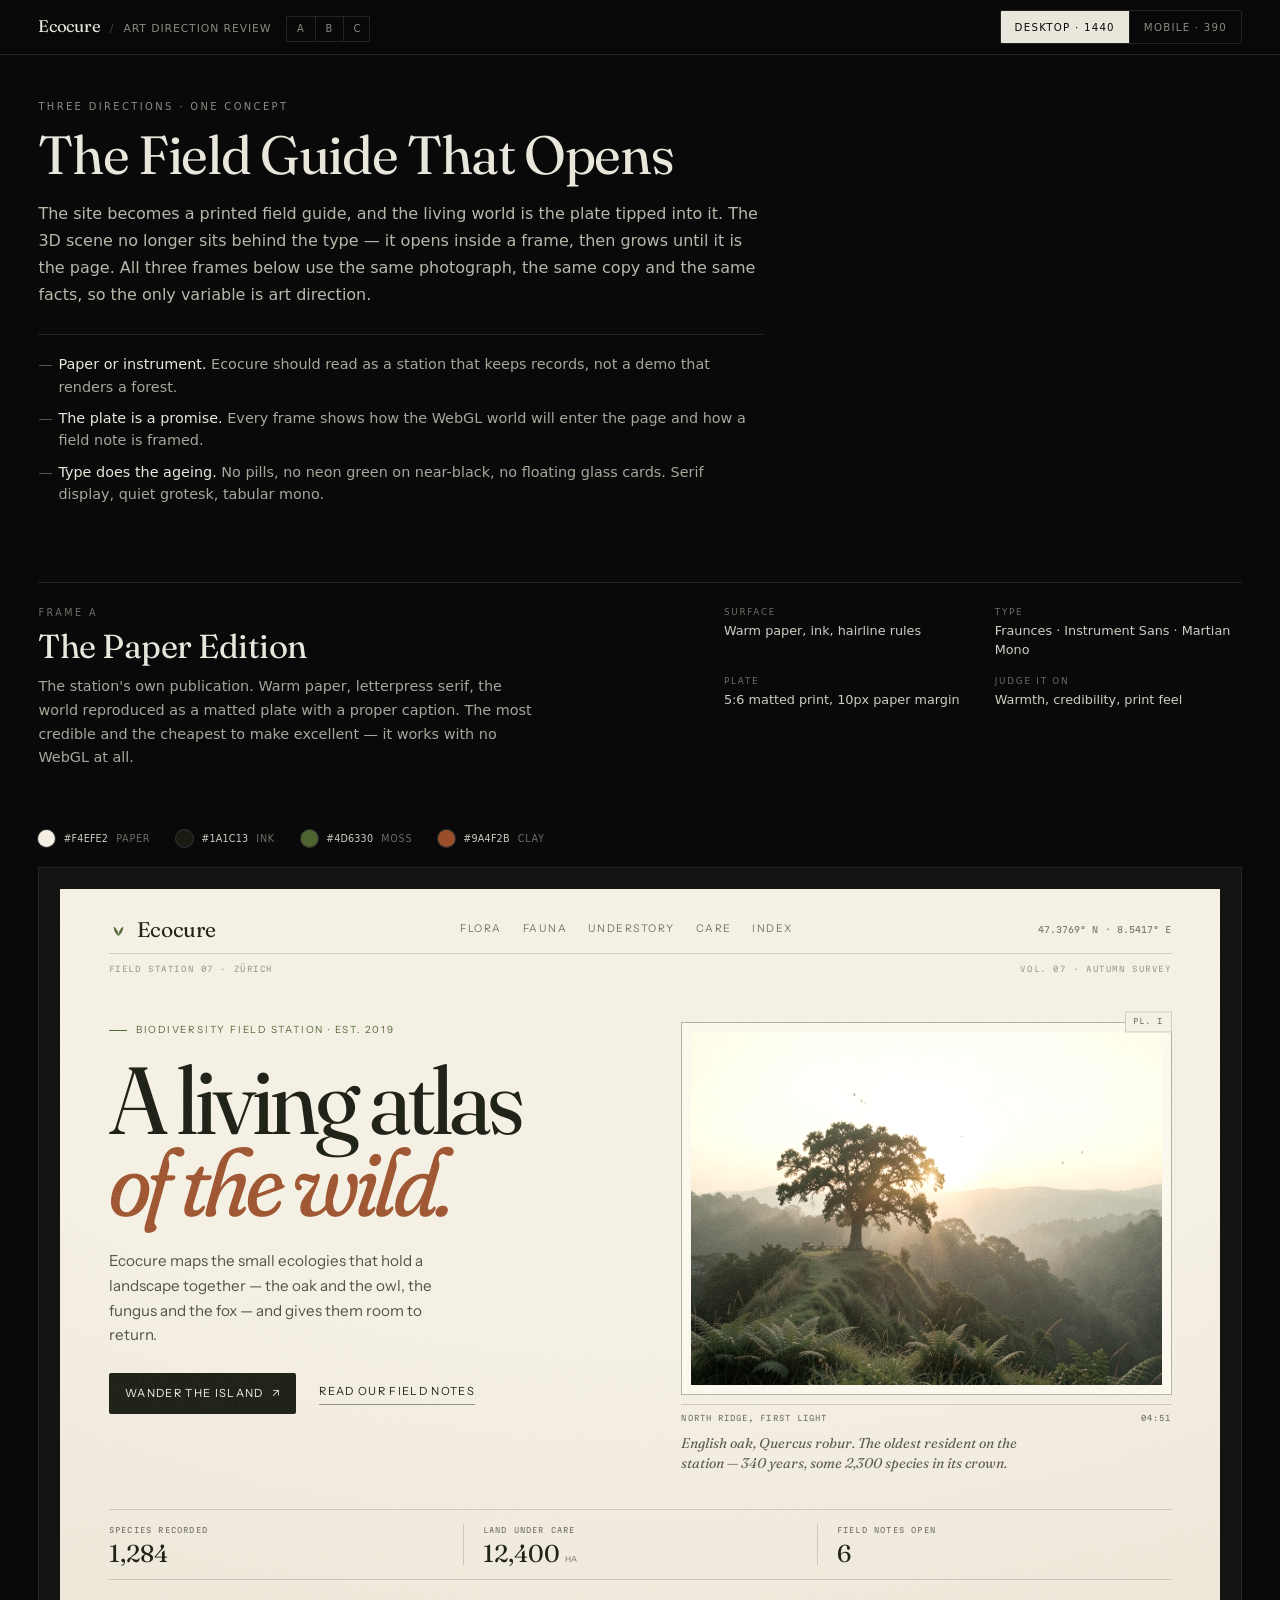
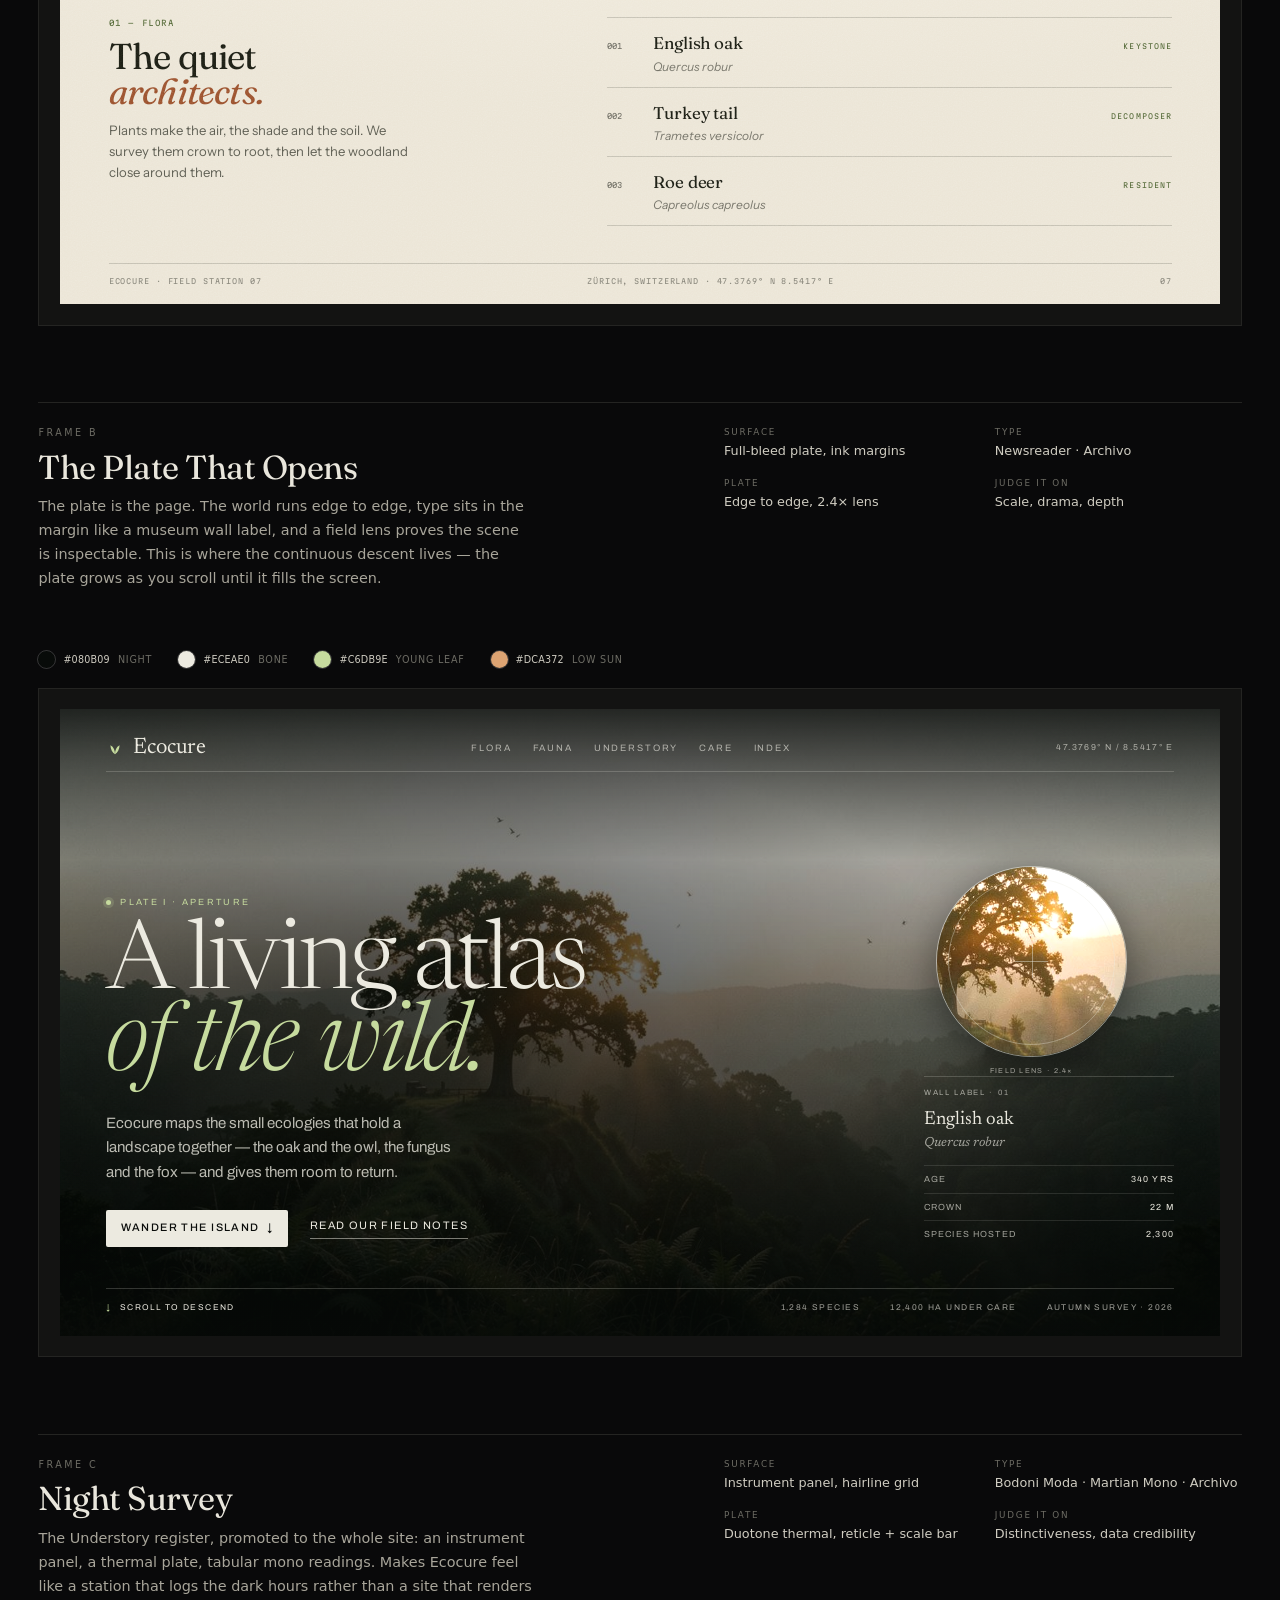
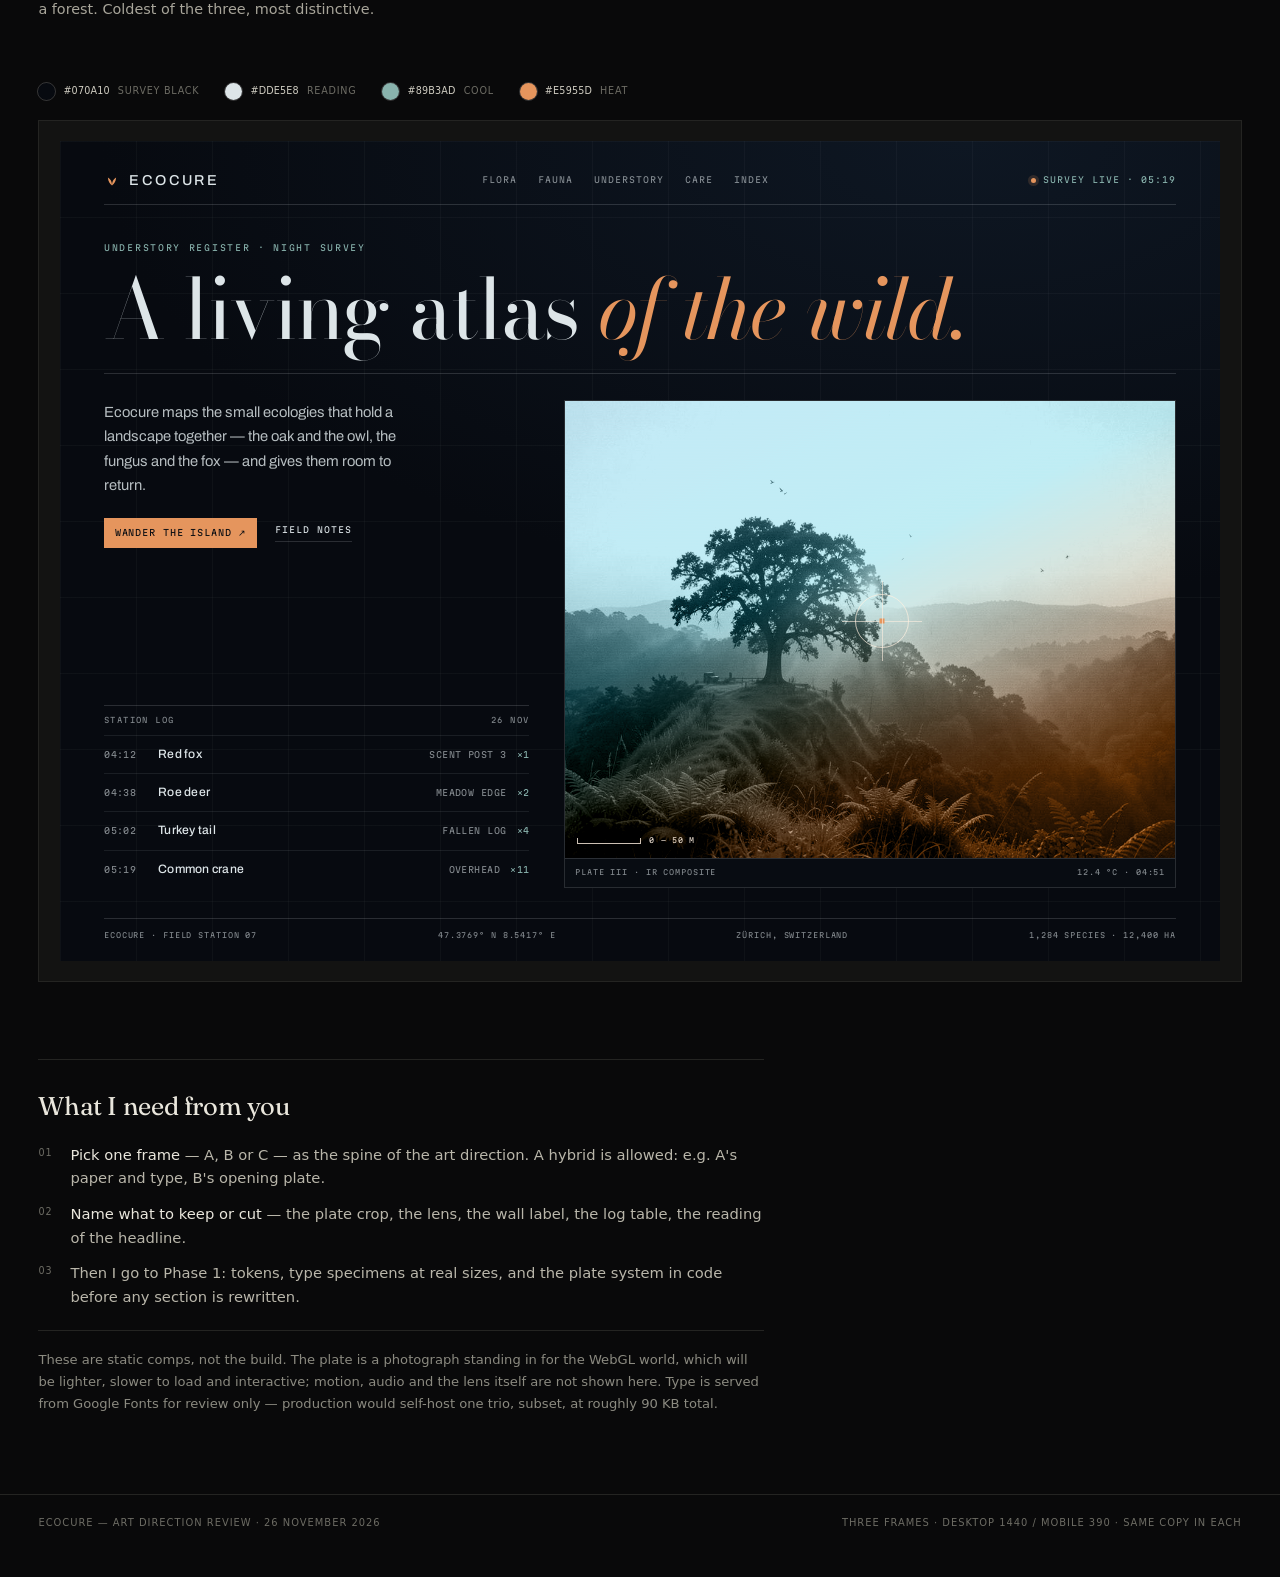
<file: styleframes/index.html>
<!doctype html>
<html lang="en">
<head>
<meta charset="utf-8" />
<meta name="viewport" content="width=device-width, initial-scale=1" />
<title>Ecocure — Art direction review · The Field Guide That Opens</title>
<meta name="robots" content="noindex" />
<link rel="preconnect" href="https://fonts.googleapis.com" />
<link rel="preconnect" href="https://fonts.gstatic.com" crossorigin />
<link href="https://fonts.googleapis.com/css2?family=Fraunces:ital,opsz,wght@0,9..144,300..600;1,9..144,300..600&family=Newsreader:ital,opsz,wght@0,6..72,300..500;1,6..72,300..500&family=Bodoni+Moda:ital,opsz,wght@0,6..96,400..600;1,6..96,400..500&family=Instrument+Sans:ital,wght@0,400..600;1,400&family=Archivo:wght@400..600&family=Martian+Mono:wght@300..500&display=swap" rel="stylesheet" />
<link rel="stylesheet" href="./styleframes.css" />
</head>
<body data-view="desktop">

<header class="review-bar">
  <div class="review-bar__id">
    <span class="review-bar__mark">Ecocure</span>
    <span class="review-bar__sep">/</span>
    <span>Art direction review</span>
    <nav class="review-bar__jump" aria-label="Frames">
      <a href="#frame-a">A</a><a href="#frame-b">B</a><a href="#frame-c">C</a>
    </nav>
  </div>
  <div class="viewtoggle" role="group" aria-label="Compare at viewport">
    <button type="button" data-view-set="desktop" aria-pressed="true">Desktop · 1440</button>
    <button type="button" data-view-set="mobile" aria-pressed="false">Mobile · 390</button>
  </div>
</header>

<main class="review">

  <section class="brief">
    <p class="kicker">Three directions · one concept</p>
    <h1 class="review-title">The Field Guide That&nbsp;Opens</h1>
    <p class="brief__lede">
      The site becomes a printed field guide, and the living world is the plate tipped into it.
      The 3D scene no longer sits behind the type — it opens inside a frame, then grows until it
      is the page. All three frames below use the same photograph, the same copy and the same
      facts, so the only variable is art direction.
    </p>
    <ul class="brief__rules">
      <li><b>Paper or instrument.</b> Ecocure should read as a station that keeps records, not a demo that renders a forest.</li>
      <li><b>The plate is a promise.</b> Every frame shows how the WebGL world will enter the page and how a field note is framed.</li>
      <li><b>Type does the ageing.</b> No pills, no neon green on near-black, no floating glass cards. Serif display, quiet grotesk, tabular mono.</li>
    </ul>
  </section>

  <!-- ══════════ FRAME A ══════════ -->
  <article class="frame-block" id="frame-a">
    <header class="fb-head">
      <div class="fb-head__title">
        <p class="fb-num">Frame A</p>
        <h2>The Paper Edition</h2>
        <p class="fb-claim">
          The station's own publication. Warm paper, letterpress serif, the world reproduced as a
          matted plate with a proper caption. The most credible and the cheapest to make excellent —
          it works with no WebGL at all.
        </p>
      </div>
      <dl class="fb-specs">
        <div><dt>Surface</dt><dd>Warm paper, ink, hairline rules</dd></div>
        <div><dt>Type</dt><dd>Fraunces · Instrument Sans · Martian Mono</dd></div>
        <div><dt>Plate</dt><dd>5:6 matted print, 10px paper margin</dd></div>
        <div><dt>Judge it on</dt><dd>Warmth, credibility, print feel</dd></div>
      </dl>
      <ul class="swatches" aria-label="Palette">
        <li><span style="--c:#f4efe2"></span><b>#F4EFE2</b> paper</li>
        <li><span style="--c:#1a1c13"></span><b>#1A1C13</b> ink</li>
        <li><span style="--c:#4d6330"></span><b>#4D6330</b> moss</li>
        <li><span style="--c:#9a4f2b"></span><b>#9A4F2B</b> clay</li>
      </ul>
    </header>

    <div class="stage">
      <div class="comp-wrap">
        <div class="comp comp--paper">
          <div class="comp__grain" aria-hidden="true"></div>

          <header class="pg-head">
            <a class="pg-brand" href="#">
              <svg class="mark" viewBox="0 0 32 32" aria-hidden="true"><path d="M16 27c0-7.2 2.2-12.7 8.2-16-.6 7.8-3.4 12.7-8.2 16Zm0 0C16 19.8 13.8 14.3 7.8 11c.6 7.8 3.4 12.7 8.2 16Z" fill="currentColor"/></svg>
              <span>Ecocure</span>
            </a>
            <nav class="pg-nav" aria-label="Primary">
              <span>Flora</span><span>Fauna</span><span>Understory</span><span>Care</span><span>Index</span>
            </nav>
            <span class="pg-coord">47.3769° N · 8.5417° E</span>
            <span class="pg-menu">Index&nbsp;&nbsp;≡</span>
          </header>

          <div class="pg-running">
            <span>Field station 07 · Zürich</span>
            <span>Vol. 07 · Autumn survey</span>
          </div>

          <div class="pg-hero">
            <div class="pg-copy">
              <p class="pg-eyebrow">Biodiversity field station · est. 2019</p>
              <h1>A living atlas<br /><em>of the wild.</em></h1>
              <p class="pg-lede">
                Ecocure maps the small ecologies that hold a landscape together — the oak and the
                owl, the fungus and the fox — and gives them room to return.
              </p>
              <div class="pg-actions">
                <a class="btn btn--ink" href="#">Wander the island <span aria-hidden="true">↗</span></a>
                <a class="btn-link" href="#">Read our field notes</a>
              </div>
            </div>

            <figure class="pg-plate">
              <span class="pg-plate__tag">Pl. I</span>
              <div class="pg-plate__mat">
                <img src="./plate.jpg" alt="A lone oak on a misty ridge at first light" width="1392" height="752" />
              </div>
              <figcaption>
                <span>North ridge, first light</span>
                <span>04:51</span>
              </figcaption>
              <p class="pg-plate__note">
                English oak, <i>Quercus robur</i>. The oldest resident on the station — 340 years,
                some 2,300 species in its crown.
              </p>
            </figure>
          </div>

          <dl class="pg-meta">
            <div><dt>Species recorded</dt><dd>1,284</dd></div>
            <div><dt>Land under care</dt><dd>12,400 <small>ha</small></dd></div>
            <div><dt>Field notes open</dt><dd>6</dd></div>
          </dl>

          <section class="pg-band">
            <div class="pg-band__intro">
              <p class="pg-chapter">01 — Flora</p>
              <h2>The quiet<br /><em>architects.</em></h2>
              <p class="pg-band__body">
                Plants make the air, the shade and the soil. We survey them crown to root, then let
                the woodland close around them.
              </p>
            </div>
            <ul class="pg-rows">
              <li><span class="no">001</span><b>English oak</b><i>Quercus robur</i><span class="tag">Keystone</span></li>
              <li><span class="no">002</span><b>Turkey tail</b><i>Trametes versicolor</i><span class="tag">Decomposer</span></li>
              <li><span class="no">003</span><b>Roe deer</b><i>Capreolus capreolus</i><span class="tag">Resident</span></li>
            </ul>
          </section>

          <footer class="pg-foot">
            <span>Ecocure · Field station 07</span>
            <span>Zürich, Switzerland · 47.3769° N 8.5417° E</span>
            <span>07</span>
          </footer>
        </div>
      </div>
    </div>
  </article>

  <!-- ══════════ FRAME B ══════════ -->
  <article class="frame-block" id="frame-b">
    <header class="fb-head">
      <div class="fb-head__title">
        <p class="fb-num">Frame B</p>
        <h2>The Plate That Opens</h2>
        <p class="fb-claim">
          The plate is the page. The world runs edge to edge, type sits in the margin like a museum
          wall label, and a field lens proves the scene is inspectable. This is where the continuous
          descent lives — the plate grows as you scroll until it fills the screen.
        </p>
      </div>
      <dl class="fb-specs">
        <div><dt>Surface</dt><dd>Full-bleed plate, ink margins</dd></div>
        <div><dt>Type</dt><dd>Newsreader · Archivo</dd></div>
        <div><dt>Plate</dt><dd>Edge to edge, 2.4× lens</dd></div>
        <div><dt>Judge it on</dt><dd>Scale, drama, depth</dd></div>
      </dl>
      <ul class="swatches" aria-label="Palette">
        <li><span style="--c:#080b09"></span><b>#080B09</b> night</li>
        <li><span style="--c:#eceae0"></span><b>#ECEAE0</b> bone</li>
        <li><span style="--c:#c6db9e"></span><b>#C6DB9E</b> young leaf</li>
        <li><span style="--c:#dca372"></span><b>#DCA372</b> low sun</li>
      </ul>
    </header>

    <div class="stage">
      <div class="comp-wrap">
        <div class="comp comp--plate">
          <img class="pl-bg" src="./plate.jpg" alt="" width="1392" height="752" />
          <div class="pl-scrim" aria-hidden="true"></div>

          <header class="pl-head">
            <a class="pl-brand" href="#">
              <svg class="mark" viewBox="0 0 32 32" aria-hidden="true"><path d="M16 27c0-7.2 2.2-12.7 8.2-16-.6 7.8-3.4 12.7-8.2 16Zm0 0C16 19.8 13.8 14.3 7.8 11c.6 7.8 3.4 12.7 8.2 16Z" fill="currentColor"/></svg>
              <span>Ecocure</span>
            </a>
            <nav class="pl-nav" aria-label="Primary">
              <span>Flora</span><span>Fauna</span><span>Understory</span><span>Care</span><span>Index</span>
            </nav>
            <span class="pl-coord">47.3769° N / 8.5417° E</span>
          </header>

          <figure class="pl-lens" aria-hidden="true">
            <div class="pl-lens__clip">
              <img src="./plate.jpg" alt="" />
              <span class="pl-lens__ring"></span>
            </div>
            <figcaption>Field lens · 2.4×</figcaption>
          </figure>

          <div class="pl-body">
            <p class="pl-eyebrow"><span class="pl-dot"></span>Plate I · Aperture</p>
            <h1>A living atlas<br /><em>of the wild.</em></h1>
            <p class="pl-lede">
              Ecocure maps the small ecologies that hold a landscape together — the oak and the
              owl, the fungus and the fox — and gives them room to return.
            </p>
            <div class="pl-actions">
              <a class="pl-btn" href="#">Wander the island <span aria-hidden="true">↓</span></a>
              <a class="pl-link" href="#">Read our field notes</a>
            </div>
          </div>

          <aside class="pl-label">
            <p class="pl-label__k">Wall label · 01</p>
            <p class="pl-label__name">English oak</p>
            <p class="pl-label__latin">Quercus robur</p>
            <dl>
              <div><dt>Age</dt><dd>340 yrs</dd></div>
              <div><dt>Crown</dt><dd>22 m</dd></div>
              <div><dt>Species hosted</dt><dd>2,300</dd></div>
            </dl>
          </aside>

          <div class="pl-foot">
            <span class="pl-foot__cue"><span aria-hidden="true">↓</span> Scroll to descend</span>
            <span>1,284 species</span>
            <span>12,400 ha under care</span>
            <span>Autumn survey · 2026</span>
          </div>
        </div>
      </div>
    </div>
  </article>

  <!-- ══════════ FRAME C ══════════ -->
  <article class="frame-block" id="frame-c">
    <header class="fb-head">
      <div class="fb-head__title">
        <p class="fb-num">Frame C</p>
        <h2>Night Survey</h2>
        <p class="fb-claim">
          The Understory register, promoted to the whole site: an instrument panel, a thermal plate,
          tabular mono readings. Makes Ecocure feel like a station that logs the dark hours rather
          than a site that renders a forest. Coldest of the three, most distinctive.
        </p>
      </div>
      <dl class="fb-specs">
        <div><dt>Surface</dt><dd>Instrument panel, hairline grid</dd></div>
        <div><dt>Type</dt><dd>Bodoni Moda · Martian Mono · Archivo</dd></div>
        <div><dt>Plate</dt><dd>Duotone thermal, reticle + scale bar</dd></div>
        <div><dt>Judge it on</dt><dd>Distinctiveness, data credibility</dd></div>
      </dl>
      <ul class="swatches" aria-label="Palette">
        <li><span style="--c:#070a10"></span><b>#070A10</b> survey black</li>
        <li><span style="--c:#dde5e8"></span><b>#DDE5E8</b> reading</li>
        <li><span style="--c:#89b3ad"></span><b>#89B3AD</b> cool</li>
        <li><span style="--c:#e5955d"></span><b>#E5955D</b> heat</li>
      </ul>
    </header>

    <div class="stage">
      <div class="comp-wrap">
        <div class="comp comp--night">
          <header class="nv-head">
            <a class="nv-brand" href="#">
              <svg class="mark" viewBox="0 0 32 32" aria-hidden="true"><path d="M16 27c0-7.2 2.2-12.7 8.2-16-.6 7.8-3.4 12.7-8.2 16Zm0 0C16 19.8 13.8 14.3 7.8 11c.6 7.8 3.4 12.7 8.2 16Z" fill="currentColor"/></svg>
              <span>Ecocure</span>
            </a>
            <nav class="nv-nav" aria-label="Primary">
              <span>Flora</span><span>Fauna</span><span>Understory</span><span>Care</span><span>Index</span>
            </nav>
            <span class="nv-live"><span class="nv-live__dot"></span>Survey live · 05:19</span>
          </header>

          <div class="nv-top">
            <p class="nv-eyebrow">Understory register · night survey</p>
            <h1>A living atlas <em>of the wild.</em></h1>
          </div>

          <div class="nv-grid">
            <div class="nv-sheet">
              <p class="nv-lede">
                Ecocure maps the small ecologies that hold a landscape together — the oak and the
                owl, the fungus and the fox — and gives them room to return.
              </p>
              <div class="nv-actions">
                <a class="nv-btn" href="#">Wander the island <span aria-hidden="true">↗</span></a>
                <a class="nv-link" href="#">Field notes</a>
              </div>

              <div class="nv-log">
                <p class="nv-log__head"><span>Station log</span><span>26 Nov</span></p>
                <div class="nv-row"><span>04:12</span><b>Red fox</b><span>scent post 3</span><span>×1</span></div>
                <div class="nv-row"><span>04:38</span><b>Roe deer</b><span>meadow edge</span><span>×2</span></div>
                <div class="nv-row"><span>05:02</span><b>Turkey tail</b><span>fallen log</span><span>×4</span></div>
                <div class="nv-row"><span>05:19</span><b>Common crane</b><span>overhead</span><span>×11</span></div>
              </div>
            </div>

            <figure class="nv-plate">
              <div class="nv-plate__frame">
                <img class="nv-plate__img" src="./plate.jpg" alt="Thermal survey plate of the north ridge" width="1392" height="752" />
                <div class="nv-duo" aria-hidden="true"></div>
                <span class="nv-reticle" aria-hidden="true"><i></i></span>
                <div class="nv-scale" aria-hidden="true"><span class="nv-scale__bar"></span>0 — 50 m</div>
              </div>
              <figcaption>
                <span>Plate III · IR composite</span>
                <span>12.4 °C · 04:51</span>
              </figcaption>
            </figure>
          </div>

          <footer class="nv-foot">
            <span>Ecocure · Field station 07</span>
            <span>47.3769° N 8.5417° E</span>
            <span>Zürich, Switzerland</span>
            <span>1,284 species · 12,400 ha</span>
          </footer>
        </div>
      </div>
    </div>
  </article>

  <section class="closing">
    <h2>What I need from you</h2>
    <ol>
      <li><b>Pick one frame</b> — A, B or C — as the spine of the art direction. A hybrid is allowed: e.g. A's paper and type, B's opening plate.</li>
      <li><b>Name what to keep or cut</b> — the plate crop, the lens, the wall label, the log table, the reading of the headline.</li>
      <li>Then I go to Phase 1: tokens, type specimens at real sizes, and the plate system in code before any section is rewritten.</li>
    </ol>
    <p class="closing__note">
      These are static comps, not the build. The plate is a photograph standing in for the WebGL
      world, which will be lighter, slower to load and interactive; motion, audio and the lens
      itself are not shown here. Type is served from Google Fonts for review only — production
      would self-host one trio, subset, at roughly 90 KB total.
    </p>
  </section>
</main>

<footer class="review-foot">
  <span>Ecocure — art direction review · 26 November 2026</span>
  <span>Three frames · desktop 1440 / mobile 390 · same copy in each</span>
</footer>

<script src="./frames.js"></script>
</body>
</html>
</file>
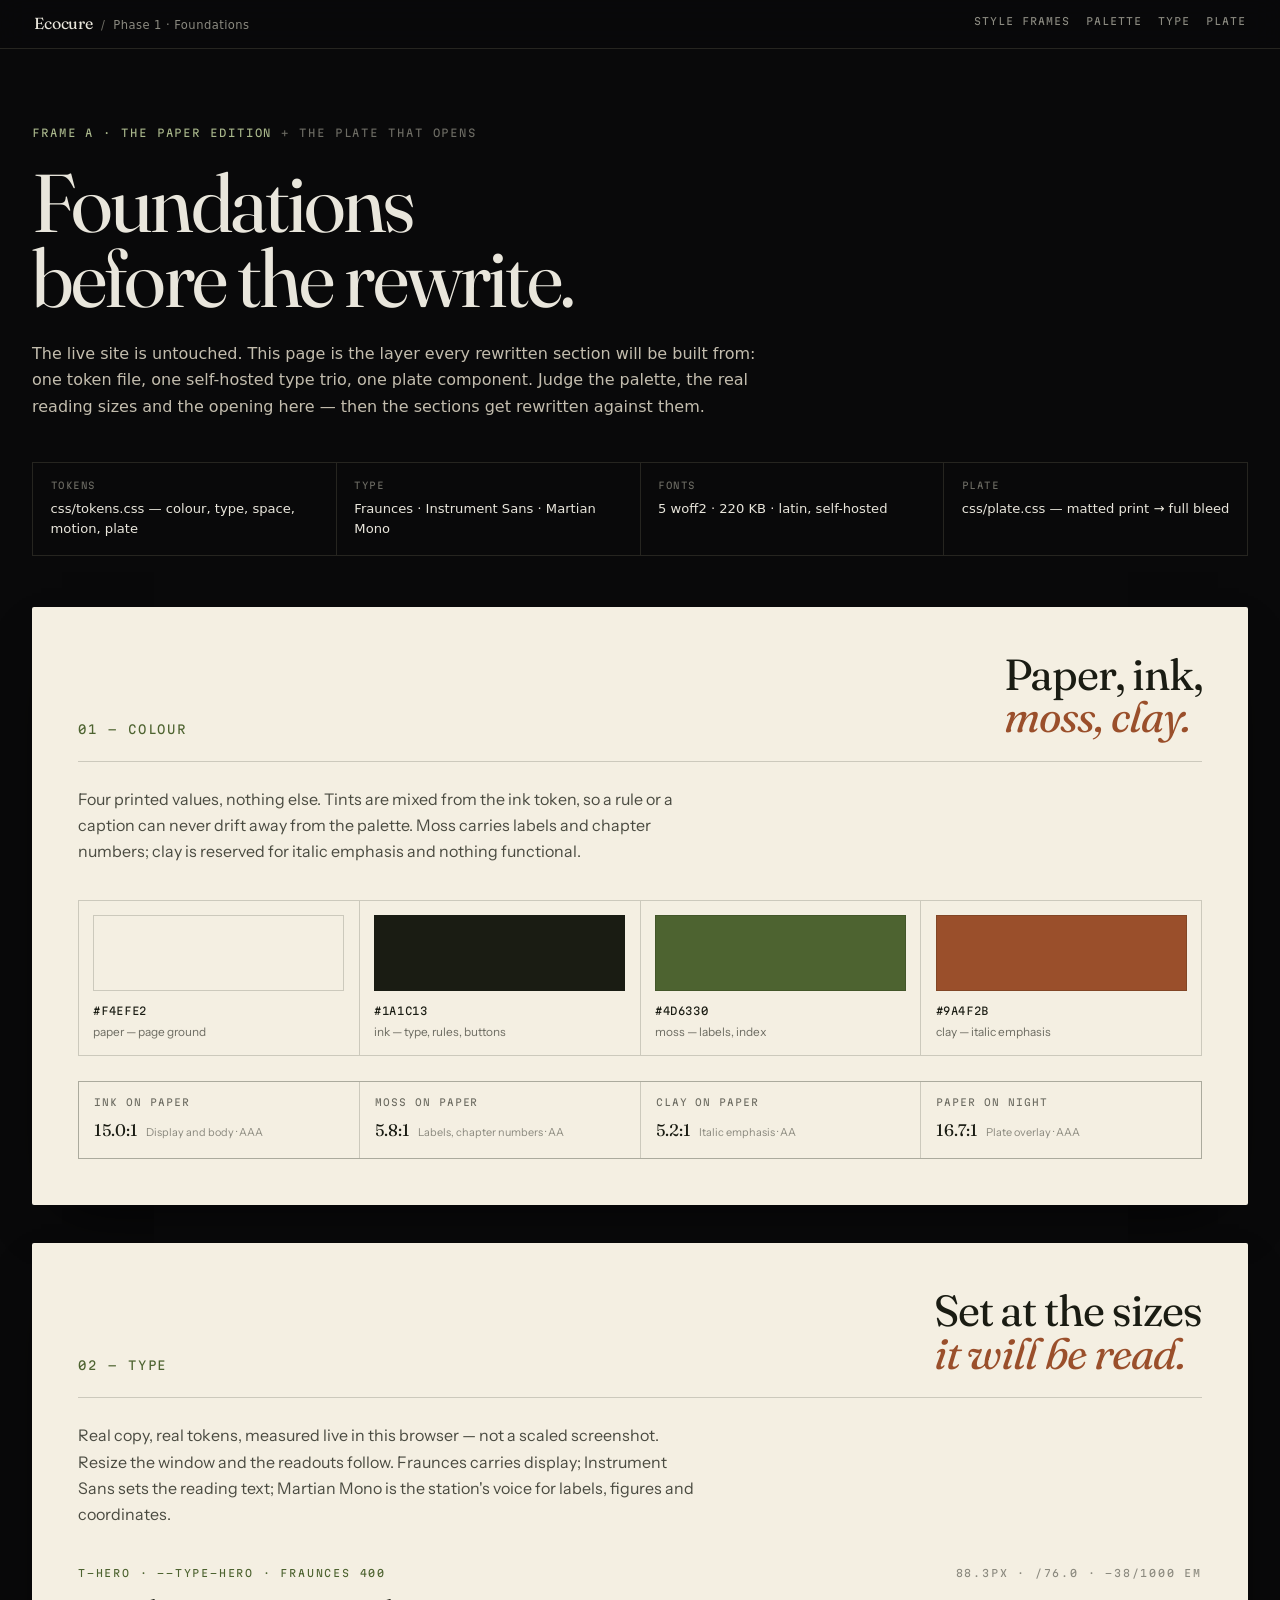
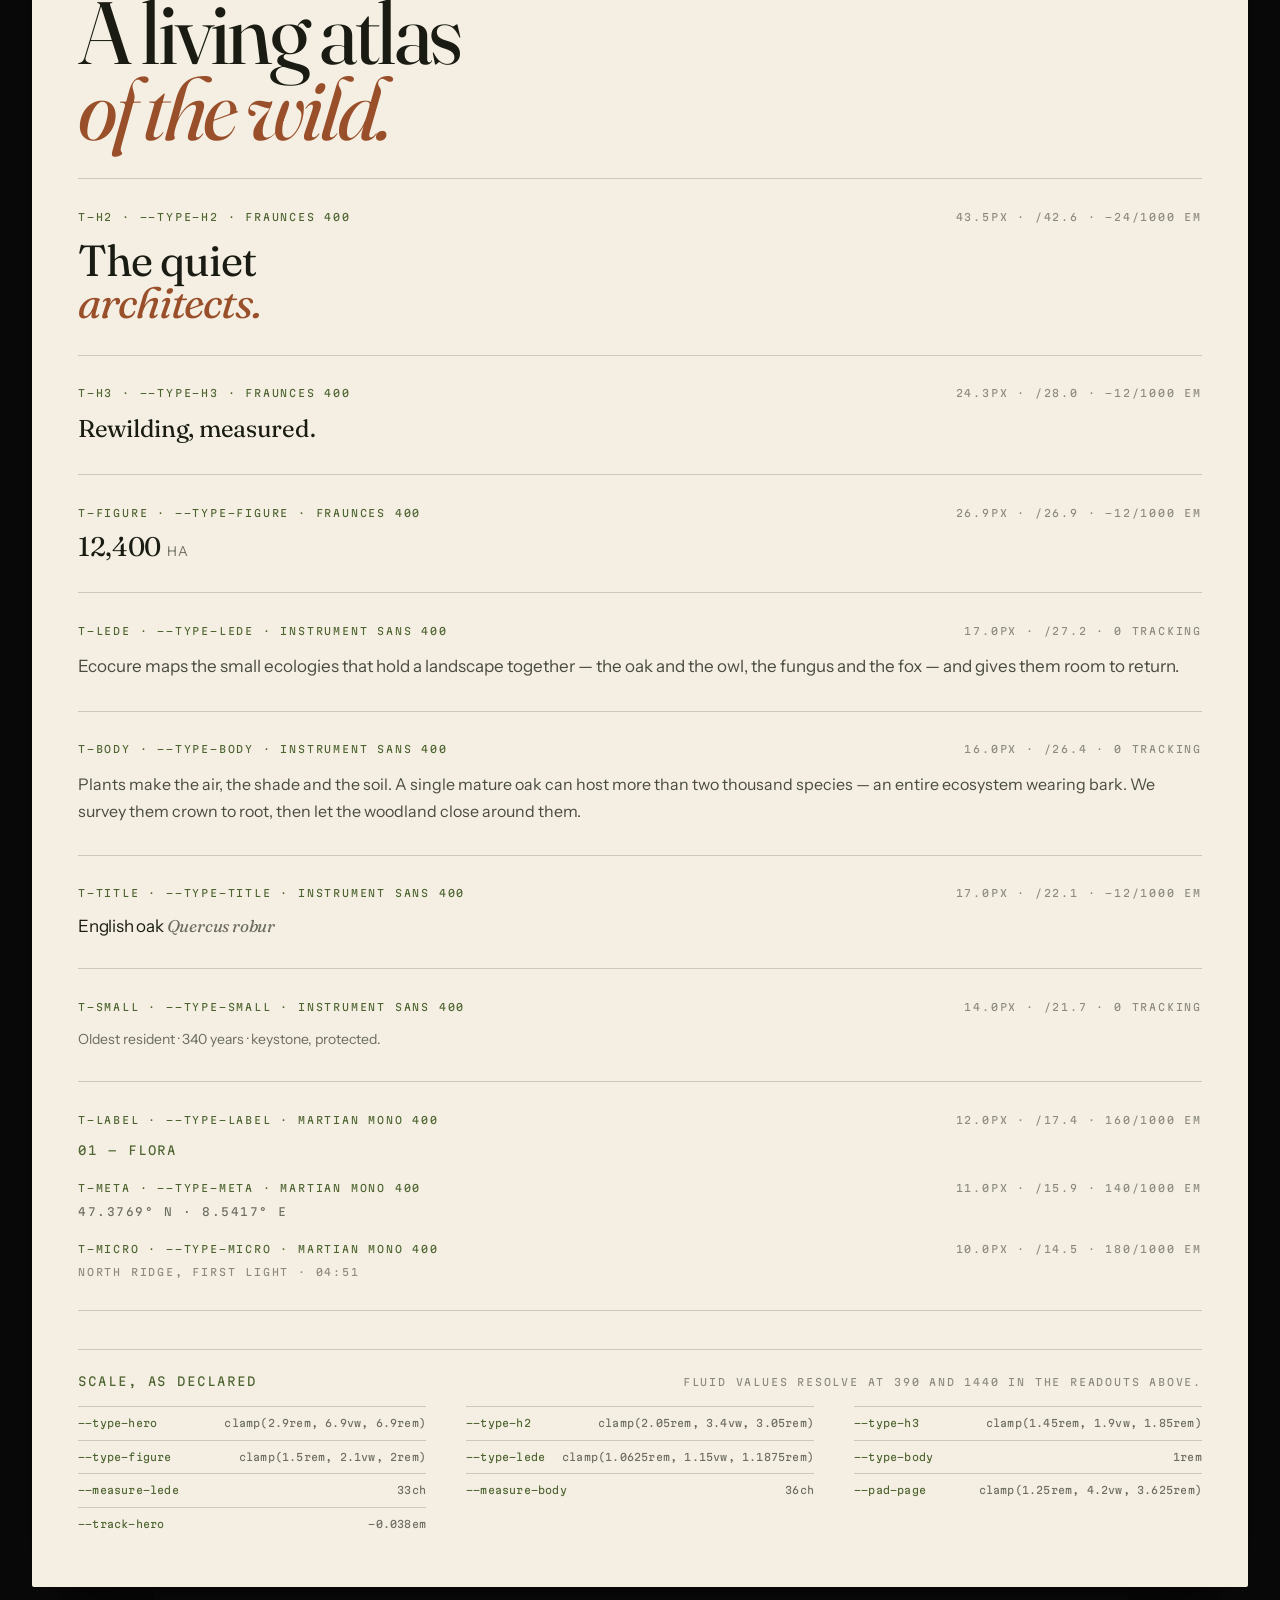
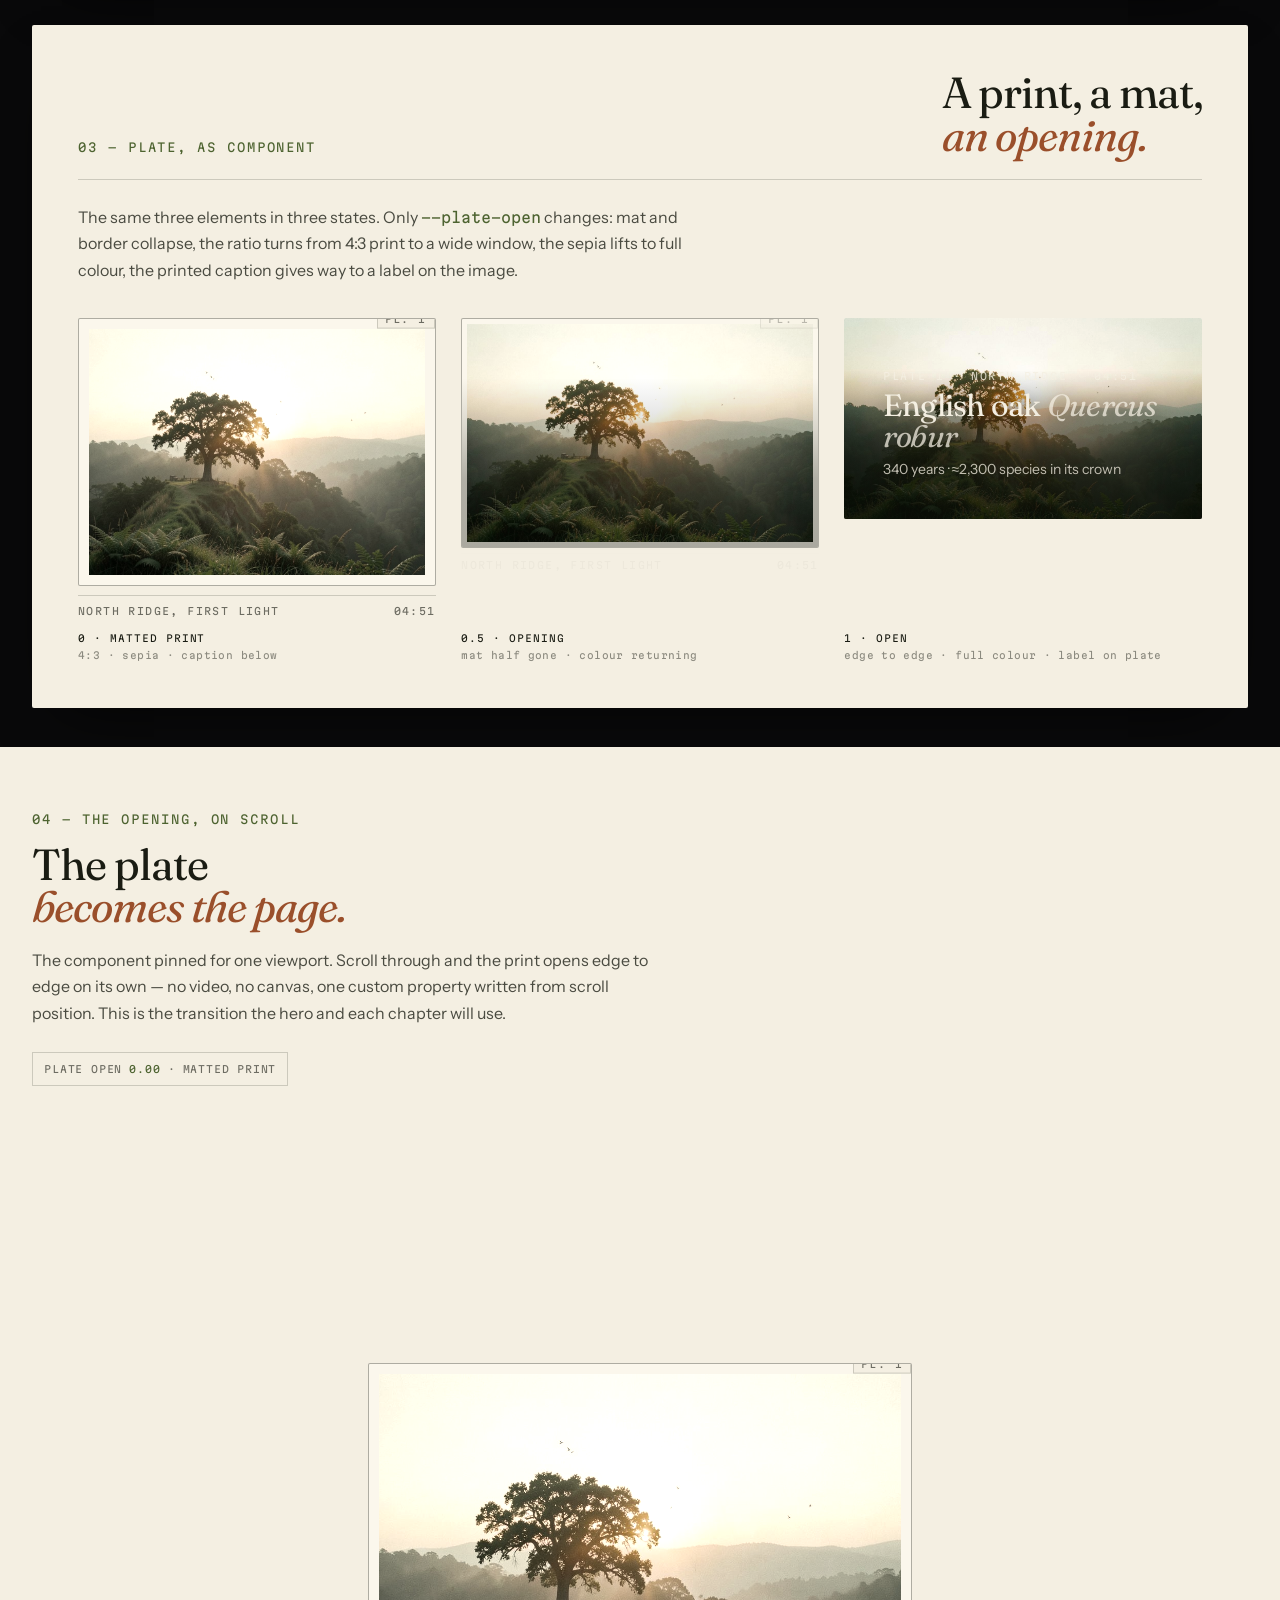
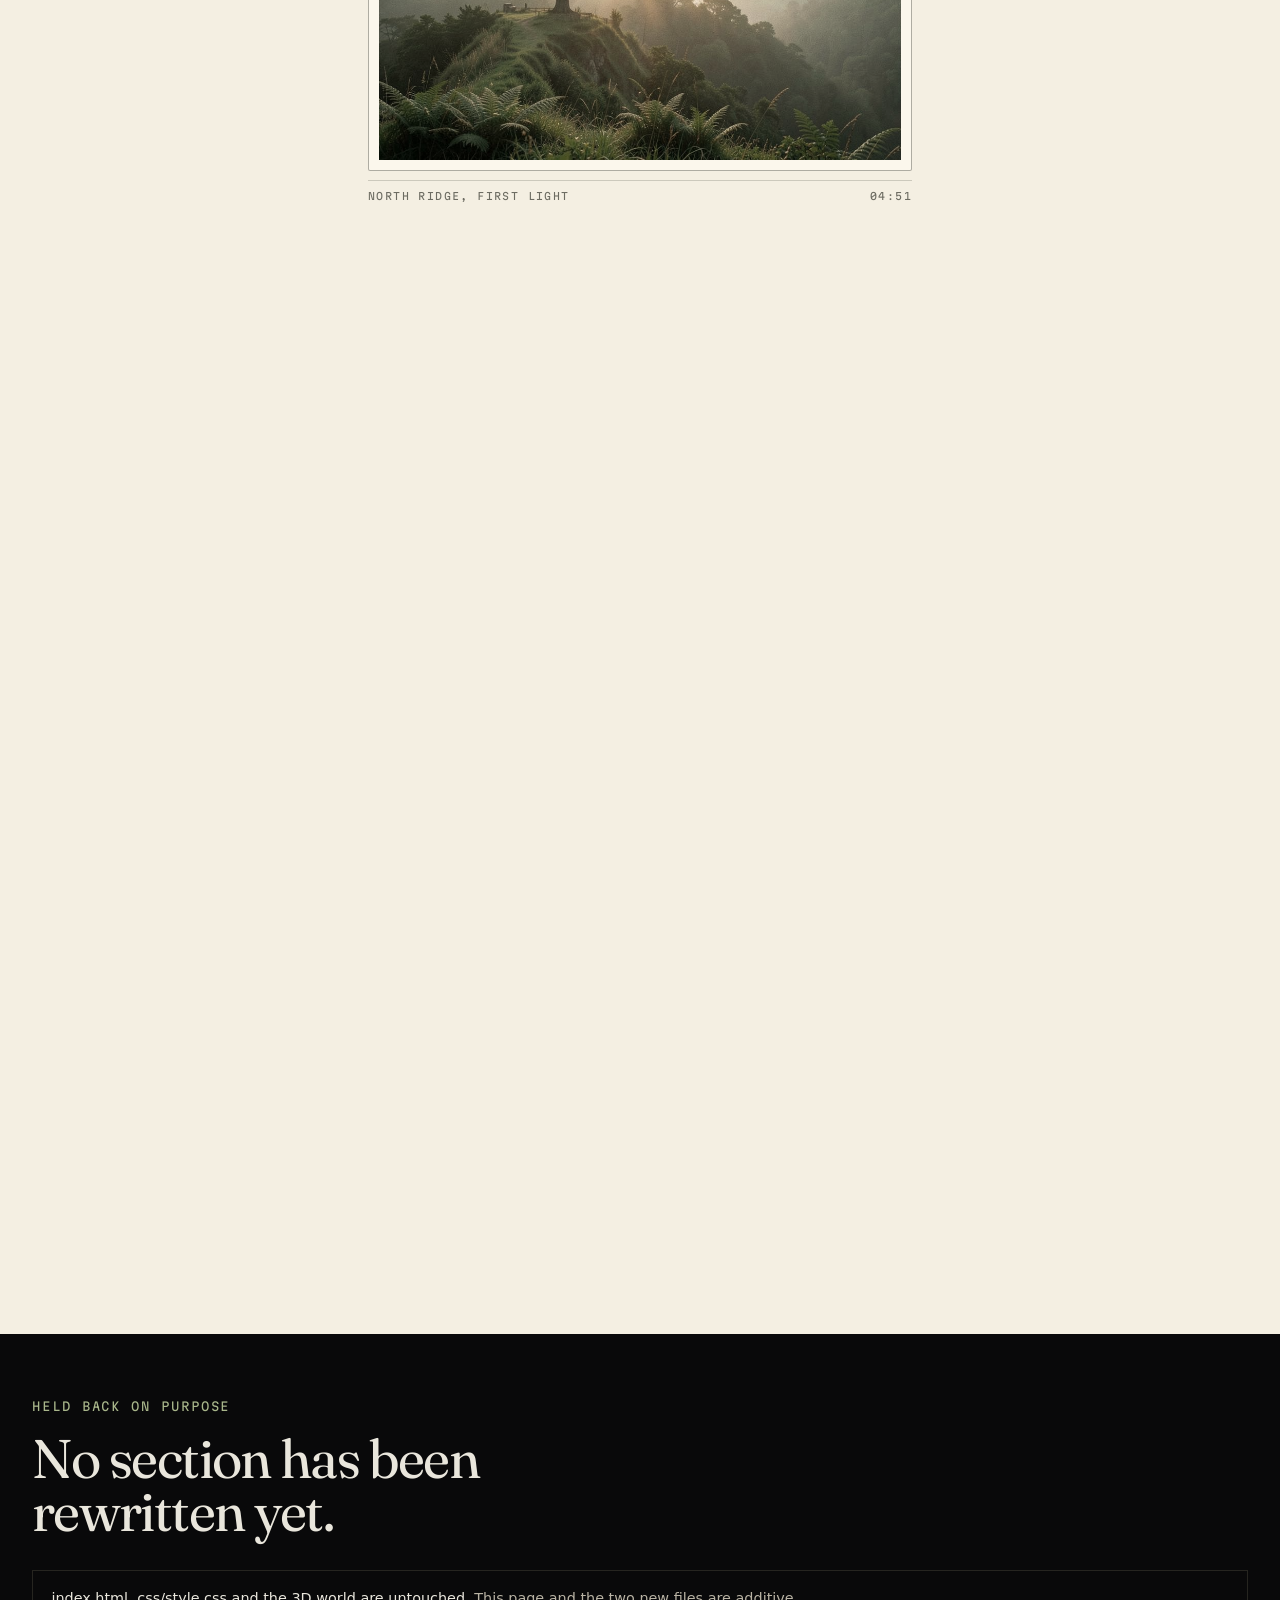
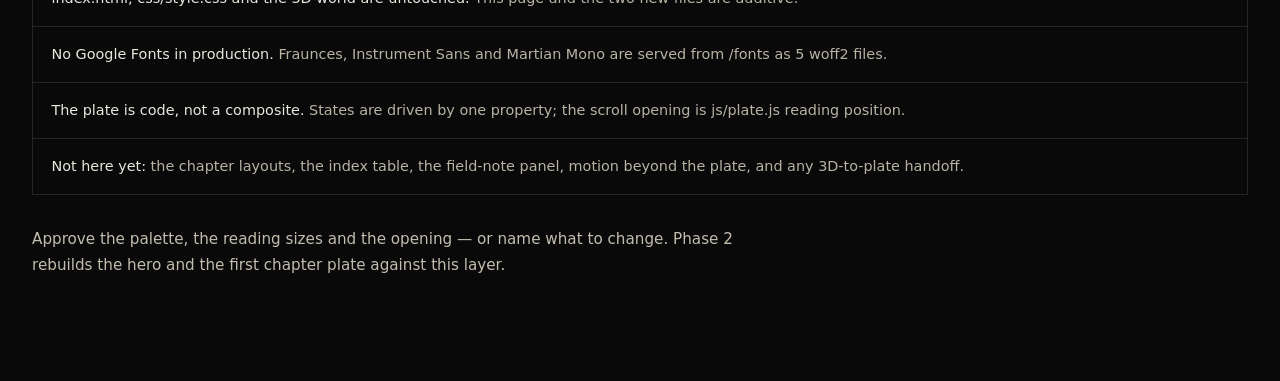
<file: styleframes/phase1.html>
<!doctype html>
<html lang="en">
<head>
<meta charset="utf-8" />
<meta name="viewport" content="width=device-width, initial-scale=1" />
<title>Ecocure — Phase 1 · Foundations</title>
<meta name="description" content="Design tokens, type specimens at real sizes and the plate system for Ecocure's Field Guide rebuild." />
<meta name="robots" content="noindex" />
<meta name="theme-color" content="#09090a" />
<link rel="preload" href="../fonts/fraunces-normal.woff2" as="font" type="font/woff2" crossorigin />
<link rel="preload" href="../fonts/instrument-sans-normal.woff2" as="font" type="font/woff2" crossorigin />
<link rel="stylesheet" href="../css/tokens.css" />
<link rel="stylesheet" href="../css/plate.css" />
<link rel="stylesheet" href="./phase1.css" />
</head>
<body>

<header class="rb">
  <div class="rb__id">
    <span class="rb__mark">Ecocure</span>
    <span class="rb__sep">/</span>
    <span>Phase 1 · Foundations</span>
  </div>
  <nav class="rb__nav" aria-label="Sections">
    <a href="./index.html">Style frames</a>
    <a href="#palette">Palette</a>
    <a href="#type">Type</a>
    <a href="#plate">Plate</a>
  </nav>
</header>

<main>

  <section class="intro wrap">
    <p class="intro__kicker">Frame A · The Paper Edition <span>+ the plate that opens</span></p>
    <h1 class="intro__title">Foundations<br />before the rewrite.</h1>
    <p class="intro__lede">
      The live site is untouched. This page is the layer every rewritten section will be built
      from: one token file, one self-hosted type trio, one plate component. Judge the palette,
      the real reading sizes and the opening here — then the sections get rewritten against them.
    </p>
    <dl class="intro__facts">
      <div><dt>Tokens</dt><dd>css/tokens.css — colour, type, space, motion, plate</dd></div>
      <div><dt>Type</dt><dd>Fraunces · Instrument Sans · Martian Mono</dd></div>
      <div><dt>Fonts</dt><dd>5 woff2 · 220 KB · latin, self-hosted</dd></div>
      <div><dt>Plate</dt><dd>css/plate.css — matted print → full bleed</dd></div>
    </dl>
  </section>

  <!-- ══════════ PALETTE ══════════ -->
  <section class="wrap" id="palette">
    <div class="sheet fig">
      <div class="sheet__head">
        <p class="t-label t-label--moss">01 — Colour</p>
        <h2 class="t-h2">Paper, ink,<br /><em>moss, clay.</em></h2>
      </div>

      <p class="t-body measure-wide sheet__note">
        Four printed values, nothing else. Tints are mixed from the ink token, so a rule or a
        caption can never drift away from the palette. Moss carries labels and chapter numbers;
        clay is reserved for italic emphasis and nothing functional.
      </p>

      <ul class="swatches">
        <li class="swatch" style="--c: #f4efe2">
          <i aria-hidden="true"></i>
          <b>#F4EFE2</b>
          <span>paper — page ground</span>
        </li>
        <li class="swatch" style="--c: #1a1c13">
          <i aria-hidden="true"></i>
          <b>#1A1C13</b>
          <span>ink — type, rules, buttons</span>
        </li>
        <li class="swatch" style="--c: #4d6330">
          <i aria-hidden="true"></i>
          <b>#4D6330</b>
          <span>moss — labels, index</span>
        </li>
        <li class="swatch" style="--c: #9a4f2b">
          <i aria-hidden="true"></i>
          <b>#9A4F2B</b>
          <span>clay — italic emphasis</span>
        </li>
      </ul>

      <dl class="contrast">
        <div>
          <dt>Ink on paper</dt>
          <dd><b>15.0:1</b><span>Display and body · AAA</span></dd>
        </div>
        <div>
          <dt>Moss on paper</dt>
          <dd><b>5.8:1</b><span>Labels, chapter numbers · AA</span></dd>
        </div>
        <div>
          <dt>Clay on paper</dt>
          <dd><b>5.2:1</b><span>Italic emphasis · AA</span></dd>
        </div>
        <div>
          <dt>Paper on night</dt>
          <dd><b>16.7:1</b><span>Plate overlay · AAA</span></dd>
        </div>
      </dl>
    </div>
  </section>

  <!-- ══════════ TYPE ══════════ -->
  <section class="wrap" id="type">
    <div class="sheet fig">
      <div class="sheet__head">
        <p class="t-label t-label--moss">02 — Type</p>
        <h2 class="t-h2">Set at the sizes<br /><em>it will be read.</em></h2>
      </div>

      <p class="t-body measure-wide sheet__note">
        Real copy, real tokens, measured live in this browser — not a scaled screenshot. Resize
        the window and the readouts follow. Fraunces carries display; Instrument Sans sets the
        reading text; Martian Mono is the station's voice for labels, figures and coordinates.
      </p>

      <div class="specs">

        <div class="spec">
          <div class="spec__head">
            <p class="t-micro spec__token">t-hero · --type-hero · Fraunces 400</p>
            <p class="t-micro spec__read" data-read></p>
          </div>
          <p class="t-hero" data-specimen>A living atlas<br /><em>of the wild.</em></p>
        </div>

        <div class="spec">
          <div class="spec__head">
            <p class="t-micro spec__token">t-h2 · --type-h2 · Fraunces 400</p>
            <p class="t-micro spec__read" data-read></p>
          </div>
          <p class="t-h2" data-specimen>The quiet<br /><em>architects.</em></p>
        </div>

        <div class="spec">
          <div class="spec__head">
            <p class="t-micro spec__token">t-h3 · --type-h3 · Fraunces 400</p>
            <p class="t-micro spec__read" data-read></p>
          </div>
          <p class="t-h3" data-specimen>Rewilding, measured.</p>
        </div>

        <div class="spec">
          <div class="spec__head">
            <p class="t-micro spec__token">t-figure · --type-figure · Fraunces 400</p>
            <p class="t-micro spec__read" data-read></p>
          </div>
          <p class="t-figure" data-specimen>12,400 <small>ha</small></p>
        </div>

        <div class="spec">
          <div class="spec__head">
            <p class="t-micro spec__token">t-lede · --type-lede · Instrument Sans 400</p>
            <p class="t-micro spec__read" data-read></p>
          </div>
          <p class="t-lede" data-specimen>
            Ecocure maps the small ecologies that hold a landscape together — the oak and the owl,
            the fungus and the fox — and gives them room to return.
          </p>
        </div>

        <div class="spec">
          <div class="spec__head">
            <p class="t-micro spec__token">t-body · --type-body · Instrument Sans 400</p>
            <p class="t-micro spec__read" data-read></p>
          </div>
          <p class="t-body" data-specimen>
            Plants make the air, the shade and the soil. A single mature oak can host more than two
            thousand species — an entire ecosystem wearing bark. We survey them crown to root, then
            let the woodland close around them.
          </p>
        </div>

        <div class="spec">
          <div class="spec__head">
            <p class="t-micro spec__token">t-title · --type-title · Instrument Sans 400</p>
            <p class="t-micro spec__read" data-read></p>
          </div>
          <p class="t-title" data-specimen>English oak <span class="spec__latin">Quercus robur</span></p>
        </div>

        <div class="spec">
          <div class="spec__head">
            <p class="t-micro spec__token">t-small · --type-small · Instrument Sans 400</p>
            <p class="t-micro spec__read" data-read></p>
          </div>
          <p class="t-small" data-specimen>Oldest resident · 340 years · keystone, protected.</p>
        </div>

        <div class="spec spec--mono">
          <div class="spec__head">
            <p class="t-micro spec__token">t-label · --type-label · Martian Mono 400</p>
            <p class="t-micro spec__read" data-read></p>
          </div>
          <p class="t-label t-label--moss" data-specimen>01 — Flora</p>
          <div class="spec__head spec__head--tight">
            <p class="t-micro spec__token">t-meta · --type-meta · Martian Mono 400</p>
            <p class="t-micro spec__read" data-read></p>
          </div>
          <p class="t-meta" data-specimen>47.3769° N · 8.5417° E</p>
          <div class="spec__head spec__head--tight">
            <p class="t-micro spec__token">t-micro · --type-micro · Martian Mono 400</p>
            <p class="t-micro spec__read" data-read></p>
          </div>
          <p class="t-micro" data-specimen>North ridge, first light · 04:51</p>
        </div>

      </div>

      <div class="tokens">
        <div class="tokens__head">
          <p class="t-label t-label--moss">Scale, as declared</p>
          <p class="t-micro">Fluid values resolve at 390 and 1440 in the readouts above.</p>
        </div>
        <dl class="tokens__list">
          <div><dt>--type-hero</dt><dd>clamp(2.9rem, 6.9vw, 6.9rem)</dd></div>
          <div><dt>--type-h2</dt><dd>clamp(2.05rem, 3.4vw, 3.05rem)</dd></div>
          <div><dt>--type-h3</dt><dd>clamp(1.45rem, 1.9vw, 1.85rem)</dd></div>
          <div><dt>--type-figure</dt><dd>clamp(1.5rem, 2.1vw, 2rem)</dd></div>
          <div><dt>--type-lede</dt><dd>clamp(1.0625rem, 1.15vw, 1.1875rem)</dd></div>
          <div><dt>--type-body</dt><dd>1rem</dd></div>
          <div><dt>--measure-lede</dt><dd>33ch</dd></div>
          <div><dt>--measure-body</dt><dd>36ch</dd></div>
          <div><dt>--pad-page</dt><dd>clamp(1.25rem, 4.2vw, 3.625rem)</dd></div>
          <div><dt>--track-hero</dt><dd>-0.038em</dd></div>
        </dl>
      </div>
    </div>
  </section>

  <!-- ══════════ PLATE: STATES ══════════ -->
  <section class="wrap" id="plate">
    <div class="sheet fig">
      <div class="sheet__head">
        <p class="t-label t-label--moss">03 — Plate, as component</p>
        <h2 class="t-h2">A print, a mat,<br /><em>an opening.</em></h2>
      </div>

      <p class="t-body measure-wide sheet__note">
        The same three elements in three states. Only <code>--plate-open</code> changes: mat and
        border collapse, the ratio turns from 4:3 print to a wide window, the sepia lifts to full
        colour, the printed caption gives way to a label on the image.
      </p>

      <div class="states">
        <figure class="state">
          <div class="plate" style="--plate-open: 0; --plate-bleed: 0">
            <div class="plate__frame">
              <img class="plate__img" src="./plate.jpg" alt="A lone oak on a misty ridge at first light" width="1392" height="752" />
              <span class="plate__tag">Pl. I</span>
              <div class="plate__scrim" aria-hidden="true"></div>
              <div class="plate__overlay" aria-hidden="true">
                <p class="plate__kicker">Plate I · North ridge</p>
                <p class="plate__title">English oak <i>Quercus robur</i></p>
              </div>
            </div>
            <figcaption class="plate__caption"><span>North ridge, first light</span><span>04:51</span></figcaption>
          </div>
          <figcaption class="state__label">0 · matted print<span>4:3 · sepia · caption below</span></figcaption>
        </figure>

        <figure class="state">
          <div class="plate" style="--plate-open: 0.5; --plate-bleed: 0">
            <div class="plate__frame">
              <img class="plate__img" src="./plate.jpg" alt="" width="1392" height="752" />
              <span class="plate__tag">Pl. I</span>
              <div class="plate__scrim" aria-hidden="true"></div>
              <div class="plate__overlay" aria-hidden="true">
                <p class="plate__kicker">Plate I · North ridge</p>
                <p class="plate__title">English oak <i>Quercus robur</i></p>
              </div>
            </div>
            <figcaption class="plate__caption"><span>North ridge, first light</span><span>04:51</span></figcaption>
          </div>
          <figcaption class="state__label">0.5 · opening<span>mat half gone · colour returning</span></figcaption>
        </figure>

        <figure class="state">
          <div class="plate" style="--plate-open: 1; --plate-bleed: 0">
            <div class="plate__frame">
              <img class="plate__img" src="./plate.jpg" alt="" width="1392" height="752" />
              <span class="plate__tag">Pl. I</span>
              <div class="plate__scrim" aria-hidden="true"></div>
              <div class="plate__overlay" aria-hidden="true">
                <p class="plate__kicker">Plate I · North ridge · 04:51</p>
                <p class="plate__title">English oak <i>Quercus robur</i></p>
                <p class="plate__line">340 years · ≈2,300 species in its crown</p>
              </div>
            </div>
            <figcaption class="plate__caption"><span>North ridge, first light</span><span>04:51</span></figcaption>
          </div>
          <figcaption class="state__label">1 · open<span>edge to edge · full colour · label on plate</span></figcaption>
        </figure>
      </div>
    </div>
  </section>

</main>

<!-- ══════════ PLATE: THE SCROLL MOMENT ══════════ -->
<section class="plate-section" id="plate-scroll">
  <div class="wrap plate-section__head">
    <p class="t-label t-label--moss">04 — The opening, on scroll</p>
    <h2 class="t-h2">The plate<br /><em>becomes the page.</em></h2>
    <p class="t-body measure-wide sheet__note">
      The component pinned for one viewport. Scroll through and the print opens edge to edge on
      its own — no video, no canvas, one custom property written from scroll position. This is the
      transition the hero and each chapter will use.
    </p>
    <p class="plate-readout">
      plate open <b data-plate-readout>0.00</b>
      <span aria-hidden="true">·</span>
      <span data-plate-state>matted print</span>
    </p>
  </div>

  <div class="plate-scroll" data-plate>
    <div class="plate-pin">
      <figure class="plate">
        <div class="plate__frame">
          <img class="plate__img" src="./plate.jpg" alt="A lone oak on a misty ridge at first light, the station's oldest resident" width="1392" height="752" />
          <span class="plate__tag">Pl. I</span>
          <div class="plate__scrim" aria-hidden="true"></div>
          <div class="plate__overlay" aria-hidden="true">
            <p class="plate__kicker">Plate I · North ridge · 04:51</p>
            <p class="plate__title">English oak <i>Quercus robur</i></p>
            <p class="plate__line">340 years · ≈2,300 species in its crown</p>
          </div>
        </div>
        <figcaption class="plate__caption">
          <span>North ridge, first light</span>
          <span>04:51</span>
        </figcaption>
      </figure>
    </div>
  </div>
</section>

<main class="wrap closing">
  <p class="t-label t-label--moss closing__kicker">Held back on purpose</p>
  <h2 class="closing__title">No section has been<br />rewritten yet.</h2>
  <ul class="closing__list">
    <li><b>index.html, css/style.css and the 3D world are untouched.</b> This page and the two new files are additive.</li>
    <li><b>No Google Fonts in production.</b> Fraunces, Instrument Sans and Martian Mono are served from /fonts as 5 woff2 files.</li>
    <li><b>The plate is code, not a composite.</b> States are driven by one property; the scroll opening is js/plate.js reading position.</li>
    <li><b>Not here yet:</b> the chapter layouts, the index table, the field-note panel, motion beyond the plate, and any 3D-to-plate handoff.</li>
  </ul>
  <p class="closing__next">
    Approve the palette, the reading sizes and the opening — or name what to change. Phase 2
    rebuilds the hero and the first chapter plate against this layer.
  </p>
</main>

<script type="module" src="./phase1.js"></script>
</body>
</html>
</file>
<file: styleframes/styleframes.css>
/* ============================================================
   Ecocure — art direction review
   Three frames, each a real responsive comp (container queries),
   shown at 1440 or 390 from the same page.
   ============================================================ */

/* ---------- review chrome ---------- */

:root {
  --ui-bg: #09090a;
  --ui-panel: #131312;
  --ui-line: #242422;
  --ui-ink: #e9e6dc;
  --ui-soft: #8b8a80;
  --ui-faint: #6d6c64;
}

* { box-sizing: border-box; }

html { -webkit-text-size-adjust: 100%; }

body {
  margin: 0;
  background: var(--ui-bg);
  color: var(--ui-ink);
  font-family: ui-sans-serif, system-ui, -apple-system, "Segoe UI", Arial, sans-serif;
  font-size: 15px;
  line-height: 1.6;
  -webkit-font-smoothing: antialiased;
  overflow-x: hidden;
}

img { display: block; max-width: 100%; }
a { color: inherit; }
::selection { background: #c6db9e; color: #0a0a09; }

:focus-visible { outline: 2px solid #c6db9e; outline-offset: 3px; }

.review-bar {
  position: sticky;
  top: 0;
  z-index: 50;
  display: flex;
  flex-wrap: wrap;
  align-items: center;
  justify-content: space-between;
  gap: 10px 18px;
  padding: 10px clamp(14px, 3vw, 38px);
  background: rgba(9, 9, 10, 0.88);
  backdrop-filter: blur(14px);
  -webkit-backdrop-filter: blur(14px);
  border-bottom: 1px solid var(--ui-line);
}

.review-bar__id {
  display: flex;
  align-items: baseline;
  flex-wrap: wrap;
  gap: 9px;
  font-size: 0.68rem;
  letter-spacing: 0.08em;
  text-transform: uppercase;
  color: var(--ui-soft);
}

.review-bar__mark {
  font-family: "Fraunces", Georgia, serif;
  font-size: 1.05rem;
  letter-spacing: -0.01em;
  text-transform: none;
  color: var(--ui-ink);
}

.review-bar__sep { color: #44443e; }

.review-bar__jump {
  display: flex;
  gap: 2px;
  margin-left: 6px;
  border: 1px solid var(--ui-line);
}

.review-bar__jump a {
  display: grid;
  place-items: center;
  width: 26px;
  height: 24px;
  font-size: 0.62rem;
  letter-spacing: 0;
  text-decoration: none;
  color: var(--ui-soft);
}

.review-bar__jump a + a { border-left: 1px solid var(--ui-line); }
.review-bar__jump a:hover { background: var(--ui-panel); color: var(--ui-ink); }

.viewtoggle {
  display: flex;
  border: 1px solid var(--ui-line);
  border-radius: 2px;
  overflow: hidden;
}

.viewtoggle button {
  appearance: none;
  border: 0;
  background: transparent;
  color: var(--ui-soft);
  font: inherit;
  font-size: 0.64rem;
  letter-spacing: 0.12em;
  text-transform: uppercase;
  padding: 8px 14px;
  cursor: pointer;
  transition: background 0.2s, color 0.2s;
  white-space: nowrap;
}

.viewtoggle button + button { border-left: 1px solid var(--ui-line); }
.viewtoggle button[aria-pressed="true"] { background: var(--ui-ink); color: #0a0a09; }

.review {
  max-width: 1720px;
  margin-inline: auto;
  padding: clamp(24px, 3.4vw, 54px) clamp(14px, 3vw, 44px) 80px;
}

.kicker {
  margin: 0 0 13px;
  font-size: 0.62rem;
  letter-spacing: 0.24em;
  text-transform: uppercase;
  color: var(--ui-soft);
}

.review-title {
  margin: 0 0 18px;
  font-family: "Fraunces", Georgia, serif;
  font-weight: 400;
  font-size: clamp(2rem, 4.2vw, 3.5rem);
  line-height: 1;
  letter-spacing: -0.025em;
}

.brief { max-width: 76ch; }

.brief__lede {
  margin: 0;
  font-size: 1rem;
  line-height: 1.7;
  color: #b9b6aa;
}

.brief__rules {
  list-style: none;
  margin: 26px 0 0;
  padding: 18px 0 0;
  border-top: 1px solid var(--ui-line);
  display: grid;
  gap: 9px;
}

.brief__rules li {
  position: relative;
  padding-left: 20px;
  font-size: 0.9rem;
  line-height: 1.55;
  color: #a8a59a;
}

.brief__rules li::before {
  content: "—";
  position: absolute;
  left: 0;
  color: #56554e;
}

.brief__rules b { color: var(--ui-ink); font-weight: 500; }

/* ---------- frame head ---------- */

.frame-block {
  margin-top: clamp(44px, 6vw, 92px);
  scroll-margin-top: 76px;
}

.fb-head {
  display: grid;
  grid-template-columns: minmax(0, 1.25fr) minmax(0, 1fr);
  gap: clamp(18px, 3vw, 54px);
  align-items: start;
  border-top: 1px solid var(--ui-line);
  padding-top: 22px;
}

.fb-num {
  margin: 0 0 9px;
  font-size: 0.6rem;
  letter-spacing: 0.26em;
  text-transform: uppercase;
  color: var(--ui-faint);
}

.fb-head h2 {
  margin: 0 0 11px;
  font-family: "Fraunces", Georgia, serif;
  font-weight: 400;
  font-size: clamp(1.55rem, 2.6vw, 2.35rem);
  line-height: 1.04;
  letter-spacing: -0.015em;
}

.fb-claim {
  margin: 0;
  max-width: 54ch;
  font-size: 0.9rem;
  line-height: 1.65;
  color: #a8a59a;
}

.fb-specs {
  margin: 0;
  display: grid;
  grid-template-columns: 1fr 1fr;
  gap: 15px 24px;
}

.fb-specs dt {
  margin-bottom: 3px;
  font-size: 0.55rem;
  letter-spacing: 0.2em;
  text-transform: uppercase;
  color: var(--ui-faint);
}

.fb-specs dd {
  margin: 0;
  font-size: 0.8rem;
  line-height: 1.45;
  color: #cfccc1;
}

.swatches {
  grid-column: 1 / -1;
  list-style: none;
  display: flex;
  flex-wrap: wrap;
  gap: 12px 26px;
  margin: 22px 0 0;
  padding: 0;
}

.swatches li {
  display: flex;
  align-items: center;
  gap: 8px;
  font-size: 0.6rem;
  letter-spacing: 0.08em;
  text-transform: uppercase;
  color: var(--ui-faint);
}

.swatches li span {
  width: 17px;
  height: 17px;
  border-radius: 50%;
  background: var(--c);
  outline: 1px solid rgba(255, 255, 255, 0.18);
}

.swatches b {
  font-weight: 400;
  letter-spacing: 0.02em;
  color: #cfccc1;
}

/* ---------- stage ---------- */

.stage {
  margin-top: 20px;
  padding: clamp(8px, 1.6vw, 24px);
  background: var(--ui-panel);
  border: 1px solid var(--ui-line);
  display: flex;
  justify-content: center;
}

.comp-wrap {
  container-type: inline-size;
  width: 100%;
  max-width: 1440px;
  transition: max-width 0.4s cubic-bezier(0.22, 0.7, 0.2, 1);
}

[data-view="mobile"] .comp-wrap {
  max-width: 390px;
  border-radius: 22px;
  overflow: hidden;
  outline: 1px solid rgba(255, 255, 255, 0.1);
  box-shadow: 0 30px 70px -24px rgba(0, 0, 0, 0.85);
}

.comp {
  position: relative;
  overflow: clip;
  width: 100%;
  isolation: isolate;
  font-kerning: normal;
  text-rendering: optimizeLegibility;
}

.mark { width: 1em; height: 1em; flex: none; }
.comp img { max-width: none; }

/* ════════════════════════════════════════════════════════════
   FRAME A — The Paper Edition
   ════════════════════════════════════════════════════════════ */

.comp--paper {
  --paper: #f4efe2;
  --ink: #1a1c13;
  --soft: rgba(26, 28, 19, 0.62);
  --rule: rgba(26, 28, 19, 0.18);
  --moss: #4d6330;
  --clay: #9a4f2b;
  background: var(--paper);
  color: var(--ink);
  font-family: "Instrument Sans", system-ui, sans-serif;
  font-size: 15px;
  line-height: 1.6;
  padding: clamp(18px, 2.6cqw, 38px) clamp(18px, 4.2cqw, 58px) 0;
}

.comp--paper::after {
  content: "";
  position: absolute;
  inset: 0;
  pointer-events: none;
  background: radial-gradient(120% 80% at 50% 0%, transparent 55%, rgba(120, 96, 54, 0.07) 100%);
}

.comp__grain {
  position: absolute;
  inset: 0;
  z-index: 2;
  pointer-events: none;
  opacity: 0.6;
  mix-blend-mode: soft-light;
  background-image: url("data:image/svg+xml,%3Csvg xmlns='http://www.w3.org/2000/svg' width='180' height='180'%3E%3Cfilter id='n'%3E%3CfeTurbulence type='fractalNoise' baseFrequency='0.8' numOctaves='3' stitchTiles='stitch'/%3E%3CfeColorMatrix type='saturate' values='0'/%3E%3C/filter%3E%3Crect width='100%25' height='100%25' filter='url(%23n)'/%3E%3C/svg%3E");
  background-size: 180px 180px;
}

.pg-head {
  position: relative;
  z-index: 1;
  display: grid;
  grid-template-columns: auto 1fr auto;
  align-items: center;
  gap: clamp(14px, 2.4cqw, 40px);
  border-bottom: 1px solid var(--rule);
  padding-bottom: 13px;
}

.pg-brand {
  display: inline-flex;
  align-items: center;
  gap: 9px;
  font-family: "Fraunces", Georgia, serif;
  font-size: 1.32rem;
  line-height: 1;
  letter-spacing: -0.015em;
  text-decoration: none;
}

.pg-brand .mark { width: 19px; height: 19px; color: var(--moss); }

.pg-nav {
  display: flex;
  justify-content: center;
  gap: clamp(12px, 1.8cqw, 26px);
  font-size: 0.66rem;
  letter-spacing: 0.14em;
  text-transform: uppercase;
  color: var(--soft);
}

.pg-coord {
  font-family: "Martian Mono", ui-monospace, monospace;
  font-size: 0.54rem;
  letter-spacing: 0.01em;
  color: var(--soft);
  text-align: right;
  white-space: nowrap;
}

.pg-menu {
  display: none;
  font-family: "Martian Mono", ui-monospace, monospace;
  font-size: 0.56rem;
  letter-spacing: 0.12em;
  text-transform: uppercase;
  color: var(--soft);
}

.pg-running {
  position: relative;
  z-index: 1;
  display: flex;
  justify-content: space-between;
  gap: 12px;
  padding-top: 9px;
  font-family: "Martian Mono", ui-monospace, monospace;
  font-size: 0.49rem;
  letter-spacing: 0.2em;
  text-transform: uppercase;
  color: rgba(26, 28, 19, 0.42);
}

.pg-hero {
  position: relative;
  z-index: 1;
  display: grid;
  grid-template-columns: minmax(0, 1.04fr) minmax(0, 0.96fr);
  column-gap: clamp(20px, 3.6cqw, 58px);
  align-items: start;
  padding: clamp(26px, 4cqw, 56px) 0 clamp(22px, 3cqw, 38px);
}

.pg-actions {
  display: flex;
  align-items: center;
  gap: clamp(14px, 2cqw, 28px);
  flex-wrap: wrap;
  margin-top: clamp(18px, 2.2cqw, 30px);
}

.pg-eyebrow {
  display: flex;
  align-items: center;
  gap: 9px;
  margin: 0;
  font-size: 0.62rem;
  letter-spacing: 0.18em;
  text-transform: uppercase;
  color: var(--moss);
}

.pg-eyebrow::before {
  content: "";
  width: 18px;
  height: 1px;
  background: currentColor;
}

.pg-copy h1 {
  margin: 0.22em 0 0.28em;
  font-family: "Fraunces", Georgia, serif;
  font-weight: 400;
  font-size: clamp(3rem, 8.2cqw, 7.6rem);
  line-height: 0.86;
  letter-spacing: -0.038em;
  font-variation-settings: "SOFT" 30, "WONK" 1;
}

.pg-copy h1 em {
  font-style: italic;
  color: var(--clay);
  font-variation-settings: "SOFT" 90, "WONK" 1;
}

.pg-lede {
  margin: 0;
  max-width: 34ch;
  font-size: 0.95rem;
  line-height: 1.62;
  color: rgba(26, 28, 19, 0.78);
}

.btn {
  display: inline-flex;
  align-items: center;
  justify-content: center;
  gap: 0.7em;
  padding: 0.95em 1.35em;
  border: 1px solid transparent;
  border-radius: 2px;
  font-size: 0.7rem;
  letter-spacing: 0.12em;
  text-transform: uppercase;
  text-decoration: none;
  transition: background 0.2s, color 0.2s;
}

.btn--ink { background: var(--ink); color: var(--paper); }
.btn--ink:hover { background: var(--moss); color: var(--paper); }

.btn-link {
  font-size: 0.7rem;
  letter-spacing: 0.12em;
  text-transform: uppercase;
  color: var(--ink);
  text-decoration: none;
  border-bottom: 1px solid rgba(26, 28, 19, 0.45);
  padding-bottom: 3px;
}
.btn-link:hover { border-color: var(--ink); }

.pg-plate {
  position: relative;
  align-self: start;
  margin: 0;
}

.pg-plate__tag {
  position: absolute;
  top: 0;
  right: 0;
  transform: translateY(-52%);
  z-index: 2;
  padding: 3px 7px;
  background: var(--paper);
  border: 1px solid var(--rule);
  font-family: "Martian Mono", ui-monospace, monospace;
  font-size: 0.48rem;
  letter-spacing: 0.14em;
  text-transform: uppercase;
  color: var(--soft);
}

.pg-plate__mat {
  padding: 9px;
  background: #fbf7ec;
  border: 1px solid rgba(26, 28, 19, 0.34);
}

.pg-plate__mat img {
  width: 100%;
  height: auto;
  aspect-ratio: 4 / 3;
  object-fit: cover;
  object-position: 46% 52%;
  filter: saturate(0.62) sepia(0.16) contrast(1.03) brightness(1.06);
}

.pg-plate figcaption {
  display: flex;
  justify-content: space-between;
  gap: 10px;
  margin-top: 9px;
  padding-top: 7px;
  border-top: 1px solid var(--rule);
  font-family: "Martian Mono", ui-monospace, monospace;
  font-size: 0.48rem;
  letter-spacing: 0.14em;
  text-transform: uppercase;
  color: var(--soft);
}

.pg-plate__note {
  margin: 10px 0 0;
  max-width: 38ch;
  font-family: "Fraunces", Georgia, serif;
  font-style: italic;
  font-size: 0.88rem;
  line-height: 1.42;
  color: rgba(26, 28, 19, 0.72);
}

.pg-meta {
  position: relative;
  z-index: 1;
  display: grid;
  grid-template-columns: repeat(3, 1fr);
  margin: 0;
  padding: 14px 0;
  border-top: 1px solid var(--rule);
  border-bottom: 1px solid var(--rule);
}

.pg-meta div {
  padding-left: clamp(12px, 1.6cqw, 22px);
  border-left: 1px solid var(--rule);
}

.pg-meta div:first-child { padding-left: 0; border-left: 0; }

.pg-meta dt {
  font-family: "Martian Mono", ui-monospace, monospace;
  font-size: 0.47rem;
  letter-spacing: 0.16em;
  text-transform: uppercase;
  color: var(--soft);
}

.pg-meta dd {
  margin: 5px 0 0;
  font-family: "Fraunces", Georgia, serif;
  font-size: clamp(1.25rem, 2.1cqw, 1.9rem);
  line-height: 1;
}

.pg-meta dd small {
  font-family: "Instrument Sans", system-ui, sans-serif;
  font-size: 0.52rem;
  letter-spacing: 0.1em;
  text-transform: uppercase;
  color: var(--soft);
}

.pg-band {
  position: relative;
  z-index: 1;
  display: grid;
  grid-template-columns: minmax(0, 0.9fr) minmax(0, 1.1fr);
  gap: clamp(20px, 3.2cqw, 50px);
  padding: clamp(22px, 3.2cqw, 42px) 0;
}

.pg-chapter {
  margin: 0 0 9px;
  font-family: "Martian Mono", ui-monospace, monospace;
  font-size: 0.49rem;
  letter-spacing: 0.2em;
  text-transform: uppercase;
  color: var(--moss);
}

.pg-band h2 {
  margin: 0 0 11px;
  font-family: "Fraunces", Georgia, serif;
  font-weight: 400;
  font-size: clamp(1.7rem, 3.1cqw, 2.7rem);
  line-height: 0.98;
  letter-spacing: -0.022em;
}

.pg-band h2 em { font-style: italic; color: var(--clay); }

.pg-band__body {
  margin: 0;
  max-width: 34ch;
  font-size: 0.82rem;
  line-height: 1.6;
  color: rgba(26, 28, 19, 0.7);
}

.pg-rows { list-style: none; margin: 0; padding: 0; border-top: 1px solid var(--rule); }

.pg-rows li {
  display: grid;
  grid-template-columns: 34px minmax(0, 1fr) auto;
  grid-template-areas:
    "no name tag"
    "no latin tag";
  column-gap: 12px;
  align-items: baseline;
  padding: 11px 0;
  border-bottom: 1px solid var(--rule);
}

.pg-rows .no {
  grid-area: no;
  font-family: "Martian Mono", ui-monospace, monospace;
  font-size: 0.47rem;
  color: var(--soft);
}

.pg-rows b {
  grid-area: name;
  font-family: "Fraunces", Georgia, serif;
  font-weight: 400;
  font-size: 1.06rem;
  letter-spacing: -0.01em;
}

.pg-rows i {
  grid-area: latin;
  font-size: 0.75rem;
  color: rgba(26, 28, 19, 0.58);
}

.pg-rows .tag {
  grid-area: tag;
  font-family: "Martian Mono", ui-monospace, monospace;
  font-size: 0.45rem;
  letter-spacing: 0.14em;
  text-transform: uppercase;
  color: var(--moss);
  text-align: right;
}

.pg-foot {
  position: relative;
  z-index: 1;
  display: flex;
  justify-content: space-between;
  gap: 12px;
  padding: 12px 0 16px;
  border-top: 1px solid var(--rule);
  font-family: "Martian Mono", ui-monospace, monospace;
  font-size: 0.46rem;
  letter-spacing: 0.12em;
  text-transform: uppercase;
  color: rgba(26, 28, 19, 0.48);
}

/* ════════════════════════════════════════════════════════════
   FRAME B — The Plate That Opens
   ════════════════════════════════════════════════════════════ */

.comp--plate {
  --ink: #080b09;
  --bone: #eceae0;
  --soft: rgba(236, 234, 224, 0.66);
  --rule: rgba(236, 234, 224, 0.2);
  --accent: #c6db9e;
  --sun: #dca372;
  background: var(--ink);
  color: var(--bone);
  font-family: "Archivo", system-ui, sans-serif;
  font-size: 15px;
  line-height: 1.6;
  position: relative;
  display: grid;
  grid-template-columns: minmax(0, 1fr) auto;
  grid-template-rows: auto 1fr auto;
  grid-template-areas:
    "head head"
    "body label"
    "foot foot";
  column-gap: clamp(20px, 3cqw, 46px);
  padding: clamp(16px, 2.4cqw, 34px) clamp(18px, 4cqw, 56px) clamp(12px, 1.8cqw, 24px);
  min-height: clamp(600px, 54cqw, 760px);
  isolation: isolate;
}

.pl-bg {
  position: absolute;
  inset: 0;
  width: 100%;
  height: 100%;
  object-fit: cover;
  object-position: 58% 45%;
  z-index: -2;
  filter: saturate(0.72) brightness(0.78) contrast(1.08);
}

.pl-scrim {
  position: absolute;
  inset: 0;
  z-index: -1;
  background:
    linear-gradient(180deg, rgba(6, 9, 7, 0.84) 0%, rgba(6, 9, 7, 0.16) 24%, rgba(6, 9, 7, 0.34) 52%, rgba(6, 9, 7, 0.92) 100%),
    radial-gradient(78% 62% at 24% 48%, rgba(6, 9, 7, 0.58), transparent 72%);
}

.pl-head {
  grid-area: head;
  display: flex;
  align-items: center;
  justify-content: space-between;
  gap: 20px;
  padding-bottom: 12px;
  border-bottom: 1px solid var(--rule);
}

.pl-brand {
  display: inline-flex;
  align-items: center;
  gap: 9px;
  font-family: "Newsreader", Georgia, serif;
  font-size: 1.4rem;
  line-height: 1;
  letter-spacing: -0.01em;
  text-decoration: none;
}

.pl-brand .mark { width: 18px; height: 18px; color: var(--accent); }

.pl-nav {
  display: flex;
  gap: clamp(12px, 1.8cqw, 26px);
  font-size: 0.58rem;
  letter-spacing: 0.2em;
  text-transform: uppercase;
  color: var(--soft);
}

.pl-coord {
  font-size: 0.54rem;
  letter-spacing: 0.16em;
  text-transform: uppercase;
  color: var(--soft);
  white-space: nowrap;
}

.pl-lens {
  position: absolute;
  right: clamp(26px, 8cqw, 132px);
  top: 25%;
  width: clamp(116px, 16.5cqw, 206px);
  margin: 0;
  z-index: 2;
  pointer-events: none;
}

.pl-lens__clip {
  position: relative;
  display: block;
  width: 100%;
  aspect-ratio: 1;
  border-radius: 50%;
  overflow: hidden;
  border: 1px solid rgba(236, 234, 224, 0.5);
  box-shadow: 0 14px 44px rgba(0, 0, 0, 0.5), inset 0 0 40px rgba(0, 0, 0, 0.35);
}

.pl-lens__clip img {
  position: absolute;
  inset: -80%;
  width: 260%;
  height: 260%;
  object-fit: cover;
  object-position: 44% 44%;
  filter: saturate(0.9) brightness(1.1) contrast(1.04);
}

.pl-lens__ring {
  position: absolute;
  inset: 11px;
  border: 1px solid rgba(236, 234, 224, 0.35);
  border-radius: 50%;
}

.pl-lens__ring::before,
.pl-lens__ring::after {
  content: "";
  position: absolute;
  background: rgba(236, 234, 224, 0.45);
}

.pl-lens__ring::before { top: 50%; left: 40%; right: 40%; height: 1px; }
.pl-lens__ring::after { left: 50%; top: 40%; bottom: 40%; width: 1px; }

.pl-lens figcaption {
  margin-top: 9px;
  text-align: center;
  font-size: 0.45rem;
  letter-spacing: 0.18em;
  text-transform: uppercase;
  color: rgba(236, 234, 224, 0.82);
}

.pl-body {
  grid-area: body;
  align-self: end;
  max-width: min(100%, 640px);
  padding: clamp(44px, 7cqw, 96px) 0 clamp(8px, 1.4cqw, 18px);
}

.pl-eyebrow {
  display: flex;
  align-items: center;
  gap: 9px;
  margin: 0 0 15px;
  font-size: 0.56rem;
  letter-spacing: 0.26em;
  text-transform: uppercase;
  color: var(--accent);
}

.pl-dot {
  width: 5px;
  height: 5px;
  border-radius: 50%;
  background: var(--accent);
  box-shadow: 0 0 0 3px rgba(198, 219, 158, 0.18);
}

.pl-body h1 {
  margin: 0 0 clamp(14px, 1.8cqw, 24px);
  font-family: "Newsreader", Georgia, serif;
  font-weight: 300;
  font-size: clamp(3rem, 8.2cqw, 7.3rem);
  line-height: 0.87;
  letter-spacing: -0.03em;
}

.pl-body h1 em {
  font-style: italic;
  color: var(--accent);
  letter-spacing: -0.022em;
}

.pl-lede {
  margin: 0;
  max-width: 39ch;
  font-size: 0.94rem;
  line-height: 1.62;
  color: rgba(236, 234, 224, 0.78);
}

.pl-actions {
  display: flex;
  align-items: center;
  gap: 22px;
  flex-wrap: wrap;
  margin-top: clamp(18px, 2.2cqw, 30px);
}

.pl-btn {
  display: inline-flex;
  align-items: center;
  gap: 0.7em;
  padding: 0.9em 1.3em;
  background: var(--bone);
  color: #0a0c0a;
  border-radius: 2px;
  font-size: 0.68rem;
  font-weight: 500;
  letter-spacing: 0.13em;
  text-transform: uppercase;
  text-decoration: none;
  transition: background 0.2s;
}

.pl-btn:hover { background: var(--accent); }

.pl-link {
  font-size: 0.68rem;
  letter-spacing: 0.13em;
  text-transform: uppercase;
  text-decoration: none;
  border-bottom: 1px solid rgba(236, 234, 224, 0.5);
  padding-bottom: 3px;
}

.pl-label {
  grid-area: label;
  align-self: end;
  justify-self: end;
  width: min(250px, 30cqw);
  margin-bottom: clamp(8px, 1.4cqw, 20px);
  padding-top: 10px;
  border-top: 1px solid var(--rule);
}

.pl-label__k {
  margin: 0 0 10px;
  font-size: 0.48rem;
  letter-spacing: 0.22em;
  text-transform: uppercase;
  color: var(--soft);
}

.pl-label__name {
  margin: 0;
  font-family: "Newsreader", Georgia, serif;
  font-size: 1.18rem;
  line-height: 1.1;
}

.pl-label__latin {
  margin: 2px 0 12px;
  font-family: "Newsreader", Georgia, serif;
  font-style: italic;
  font-size: 0.82rem;
  color: var(--soft);
}

.pl-label dl { margin: 0; }

.pl-label dl div {
  display: flex;
  justify-content: space-between;
  gap: 10px;
  padding: 6px 0;
  border-top: 1px solid rgba(236, 234, 224, 0.12);
  font-size: 0.55rem;
  letter-spacing: 0.13em;
  text-transform: uppercase;
}

.pl-label dt { color: var(--soft); }
.pl-label dd { margin: 0; color: var(--bone); }

.pl-foot {
  grid-area: foot;
  display: flex;
  align-items: center;
  gap: clamp(14px, 2.6cqw, 40px);
  margin-top: clamp(14px, 2.2cqw, 30px);
  padding-top: 12px;
  border-top: 1px solid var(--rule);
  font-size: 0.52rem;
  letter-spacing: 0.17em;
  text-transform: uppercase;
  color: var(--soft);
}

.pl-foot__cue {
  display: inline-flex;
  align-items: center;
  gap: 8px;
  margin-right: auto;
  color: var(--bone);
}

.pl-foot__cue span { color: var(--accent); }

/* ════════════════════════════════════════════════════════════
   FRAME C — Night Survey
   ════════════════════════════════════════════════════════════ */

.comp--night {
  --ink: #070a10;
  --panel: #0b1018;
  --bone: #dde5e8;
  --soft: rgba(221, 229, 232, 0.58);
  --rule: rgba(221, 229, 232, 0.16);
  --hot: #e5955d;
  --cool: #89b3ad;
  background-color: #070a10;
  background-image:
    linear-gradient(rgba(221, 229, 232, 0.035) 1px, transparent 1px),
    linear-gradient(90deg, rgba(221, 229, 232, 0.035) 1px, transparent 1px),
    radial-gradient(120% 90% at 78% 0%, #0e1723 0%, #070a10 62%);
  background-size: 100% 76px, 76px 100%, 100% 100%;
  color: var(--bone);
  font-family: "Archivo", system-ui, sans-serif;
  font-size: 15px;
  line-height: 1.6;
  padding: clamp(16px, 2.4cqw, 32px) clamp(16px, 3.8cqw, 52px) clamp(12px, 1.6cqw, 20px);
}

.nv-head {
  display: grid;
  grid-template-columns: auto 1fr auto;
  align-items: center;
  gap: clamp(14px, 2.2cqw, 32px);
  padding-bottom: 12px;
  border-bottom: 1px solid var(--rule);
  font-family: "Martian Mono", ui-monospace, monospace;
  font-size: 0.53rem;
  letter-spacing: 0.12em;
  text-transform: uppercase;
}

.nv-brand {
  display: inline-flex;
  align-items: center;
  gap: 9px;
  font-family: "Archivo", system-ui, sans-serif;
  font-size: 0.9rem;
  font-weight: 500;
  letter-spacing: 0.2em;
  text-transform: uppercase;
  text-decoration: none;
}

.nv-brand .mark { width: 16px; height: 16px; color: var(--hot); }

.nv-nav {
  display: flex;
  justify-content: center;
  gap: clamp(10px, 1.8cqw, 24px);
  color: var(--soft);
}

.nv-live {
  display: inline-flex;
  align-items: center;
  gap: 7px;
  color: var(--cool);
  white-space: nowrap;
}

.nv-live__dot {
  width: 5px;
  height: 5px;
  border-radius: 50%;
  background: var(--hot);
  box-shadow: 0 0 0 3px rgba(229, 149, 93, 0.16);
}

.nv-top { padding: clamp(20px, 3.2cqw, 46px) 0 clamp(14px, 2.2cqw, 26px); }

.nv-eyebrow {
  margin: 0 0 13px;
  font-family: "Martian Mono", ui-monospace, monospace;
  font-size: 0.53rem;
  letter-spacing: 0.2em;
  text-transform: uppercase;
  color: var(--cool);
}

.nv-top h1 {
  margin: 0;
  max-width: 22ch;
  font-family: "Bodoni Moda", Georgia, serif;
  font-weight: 400;
  font-size: clamp(2.6rem, 7.2cqw, 6.1rem);
  line-height: 0.95;
  letter-spacing: -0.022em;
}

.nv-top h1 em { font-style: italic; color: var(--hot); }

.nv-grid {
  display: grid;
  grid-template-columns: minmax(0, 0.82fr) minmax(0, 1.18fr);
  grid-template-areas: "sheet plate";
  gap: clamp(20px, 3cqw, 46px);
  padding-top: clamp(16px, 2.2cqw, 26px);
  border-top: 1px solid var(--rule);
}

.nv-sheet { grid-area: sheet; display: flex; flex-direction: column; }

.nv-lede {
  margin: 0;
  max-width: 40ch;
  font-size: 0.92rem;
  line-height: 1.66;
  color: rgba(221, 229, 232, 0.82);
}

.nv-actions {
  display: flex;
  align-items: center;
  gap: 18px;
  flex-wrap: wrap;
  margin-top: 20px;
}

.nv-btn {
  display: inline-flex;
  align-items: center;
  gap: 0.7em;
  padding: 0.95em 1.2em;
  background: var(--hot);
  color: #0a0d12;
  font-family: "Martian Mono", ui-monospace, monospace;
  font-size: 0.55rem;
  letter-spacing: 0.1em;
  text-transform: uppercase;
  text-decoration: none;
  transition: background 0.2s;
}

.nv-btn:hover { background: #f2ac77; }

.nv-link {
  font-family: "Martian Mono", ui-monospace, monospace;
  font-size: 0.53rem;
  letter-spacing: 0.12em;
  text-transform: uppercase;
  text-decoration: none;
  border-bottom: 1px solid var(--rule);
  padding-bottom: 3px;
}

.nv-log { margin-top: auto; padding-top: clamp(20px, 3cqw, 38px); }

.nv-log__head {
  display: flex;
  justify-content: space-between;
  gap: 10px;
  margin: 0;
  padding: 8px 0;
  border-top: 1px solid var(--rule);
  font-family: "Martian Mono", ui-monospace, monospace;
  font-size: 0.48rem;
  letter-spacing: 0.18em;
  text-transform: uppercase;
  color: var(--soft);
}

.nv-row {
  display: grid;
  grid-template-columns: 44px minmax(0, 1fr) auto auto;
  gap: 10px;
  align-items: baseline;
  padding: 9px 0;
  border-top: 1px solid rgba(221, 229, 232, 0.09);
  font-family: "Martian Mono", ui-monospace, monospace;
  font-size: 0.54rem;
  letter-spacing: 0.05em;
  text-transform: uppercase;
  color: var(--soft);
}

.nv-row b {
  font-family: "Archivo", system-ui, sans-serif;
  font-weight: 500;
  font-size: 0.76rem;
  letter-spacing: 0.02em;
  text-transform: none;
  color: var(--bone);
}

.nv-row span:last-child { color: var(--cool); }

.nv-plate {
  grid-area: plate;
  position: relative;
  margin: 0;
  display: flex;
  flex-direction: column;
  border: 1px solid var(--rule);
  background: #05080d;
  isolation: isolate;
}

.nv-plate__frame { position: relative; overflow: hidden; flex: 1; }

.nv-plate__img {
  width: 100%;
  height: 100%;
  aspect-ratio: 4 / 3;
  object-fit: cover;
  object-position: 48% 44%;
  filter: grayscale(1) contrast(1.18) brightness(0.88);
}

.nv-duo {
  position: absolute;
  inset: 0;
  background: linear-gradient(155deg, #08313f 0%, #1b4d55 40%, #8a6b4f 72%, #f2ab6b 100%);
  mix-blend-mode: color;
  opacity: 0.92;
}

.nv-plate__frame::after {
  content: "";
  position: absolute;
  inset: 0;
  background: repeating-linear-gradient(0deg, rgba(255, 255, 255, 0.055) 0 1px, transparent 1px 3px);
  mix-blend-mode: overlay;
  opacity: 0.5;
}

.nv-reticle {
  position: absolute;
  left: 52%;
  top: 48%;
  width: 54px;
  height: 54px;
  transform: translate(-50%, -50%);
  border: 1px solid rgba(255, 241, 226, 0.7);
  border-radius: 50%;
  z-index: 2;
}

.nv-reticle::before,
.nv-reticle::after {
  content: "";
  position: absolute;
  background: rgba(255, 241, 226, 0.6);
}

.nv-reticle::before { left: -14px; right: -14px; top: 50%; height: 1px; }
.nv-reticle::after { top: -14px; bottom: -14px; left: 50%; width: 1px; }

.nv-reticle i {
  position: absolute;
  inset: 50% auto auto 50%;
  width: 5px;
  height: 5px;
  transform: translate(-50%, -50%);
  background: var(--hot);
}

.nv-scale {
  position: absolute;
  left: 12px;
  bottom: 12px;
  z-index: 2;
  display: flex;
  align-items: center;
  gap: 8px;
  font-family: "Martian Mono", ui-monospace, monospace;
  font-size: 0.45rem;
  letter-spacing: 0.1em;
  text-transform: uppercase;
  color: rgba(255, 241, 226, 0.9);
}

.nv-scale__bar {
  width: 64px;
  height: 6px;
  border: 1px solid rgba(255, 241, 226, 0.8);
  border-top: 0;
}

.nv-plate figcaption {
  display: flex;
  justify-content: space-between;
  gap: 10px;
  padding: 8px 10px;
  border-top: 1px solid var(--rule);
  background: #080c12;
  font-family: "Martian Mono", ui-monospace, monospace;
  font-size: 0.46rem;
  letter-spacing: 0.12em;
  text-transform: uppercase;
  color: var(--soft);
}

.nv-foot {
  display: flex;
  justify-content: space-between;
  gap: 12px 20px;
  flex-wrap: wrap;
  margin-top: clamp(18px, 2.6cqw, 32px);
  padding-top: 11px;
  border-top: 1px solid var(--rule);
  font-family: "Martian Mono", ui-monospace, monospace;
  font-size: 0.46rem;
  letter-spacing: 0.12em;
  text-transform: uppercase;
  color: var(--soft);
}

/* ════════════════════════════════════════════════════════════
   MOBILE — comps narrower than 760px
   ════════════════════════════════════════════════════════════ */

@container (max-width: 760px) {

  /* ---- paper ---- */
  .comp--paper { padding: 16px 18px 0; font-size: 14px; }

  .pg-head { grid-template-columns: auto 1fr; gap: 12px; padding-bottom: 11px; }
  .pg-brand { font-size: 1.2rem; }
  .pg-nav, .pg-coord { display: none; }
  .pg-menu { display: block; justify-self: end; }

  .pg-running { font-size: 0.44rem; letter-spacing: 0.14em; }
  .pg-running span:last-child { display: none; }

  .pg-hero {
    grid-template-columns: minmax(0, 1fr);
    row-gap: 22px;
    padding: 24px 0 22px;
  }

  .pg-actions { margin-top: 18px; }

  .pg-eyebrow { font-size: 0.55rem; letter-spacing: 0.14em; }
  .pg-copy h1 { font-size: clamp(2.5rem, 12.4cqw, 3.2rem); letter-spacing: -0.032em; }

  .pg-lede { font-size: 0.9rem; max-width: 30ch; }

  .pg-plate { margin-top: 8px; }
  .pg-plate__mat { padding: 7px; }
  .pg-plate__mat img { aspect-ratio: 4 / 3; }
  .pg-plate__note { font-size: 0.8rem; }
  .pg-plate__tag { font-size: 0.44rem; }

  .pg-actions { flex-direction: column; align-items: stretch; gap: 12px; }
  .btn { width: 100%; padding: 1em 1.2em; font-size: 0.66rem; }
  .btn-link { align-self: center; font-size: 0.64rem; }

  .pg-meta { padding: 12px 0; }
  .pg-meta dt { font-size: 0.42rem; letter-spacing: 0.1em; }
  .pg-meta dd { font-size: 1.12rem; margin-top: 4px; }
  .pg-meta dd small { display: block; font-size: 0.44rem; margin-top: 2px; }
  .pg-meta div { padding-left: 8px; }

  .pg-band { grid-template-columns: minmax(0, 1fr); gap: 18px; padding: 22px 0; }
  .pg-band h2 { font-size: 1.9rem; }
  .pg-band__body { max-width: 100%; font-size: 0.8rem; }
  .pg-rows li { padding: 10px 0; }
  .pg-rows b { font-size: 1rem; }
  .pg-rows i { font-size: 0.72rem; }

  .pg-foot { font-size: 0.4rem; letter-spacing: 0.08em; flex-wrap: wrap; padding-bottom: 14px; }
  .pg-foot span:nth-child(2) { display: none; }

  /* ---- plate ---- */
  .comp--plate {
    grid-template-columns: minmax(0, 1fr);
    grid-template-rows: auto 1fr auto auto;
    grid-template-areas:
      "head"
      "body"
      "label"
      "foot";
    min-height: 660px;
    padding: 15px 18px 14px;
  }

  .pl-bg { object-position: 46% 42%; }
  .pl-head { gap: 12px; }
  .pl-brand { font-size: 1.25rem; }
  .pl-nav, .pl-coord { display: none; }

  .pl-lens { width: 96px; right: 20px; top: 15%; }
  .pl-lens__ring { inset: 8px; }
  .pl-lens figcaption { font-size: 0.38rem; letter-spacing: 0.1em; margin-top: 6px; }

  .pl-body { padding: 34px 0 0; max-width: 100%; }
  .pl-eyebrow { font-size: 0.5rem; letter-spacing: 0.18em; margin-bottom: 12px; }
  .pl-body h1 { font-size: clamp(2.6rem, 12.6cqw, 3.3rem); letter-spacing: -0.028em; }
  .pl-lede { font-size: 0.88rem; max-width: 100%; }
  .pl-actions { gap: 16px; margin-top: 18px; }
  .pl-btn { font-size: 0.64rem; }
  .pl-link { font-size: 0.62rem; }

  .pl-label {
    justify-self: stretch;
    width: 100%;
    align-self: end;
    margin-top: 22px;
    margin-bottom: 0;
  }

  .pl-label__name { font-size: 1.1rem; }
  .pl-label dl div { padding: 5px 0; }

  .pl-foot {
    gap: 10px 16px;
    font-size: 0.46rem;
    letter-spacing: 0.12em;
    margin-top: 16px;
  }

  .pl-foot span:nth-child(3) { display: none; }

  /* ---- night ---- */
  .comp--night { padding: 15px 18px 14px; background-size: 100% 64px, 64px 100%, 100% 100%; }

  .nv-head { grid-template-columns: auto 1fr; gap: 10px; font-size: 0.46rem; }
  .nv-brand { font-size: 0.78rem; letter-spacing: 0.16em; }
  .nv-nav { display: none; }
  .nv-live { justify-self: end; font-size: 0.44rem; }

  .nv-top { padding: 22px 0 14px; }
  .nv-eyebrow { font-size: 0.46rem; letter-spacing: 0.14em; margin-bottom: 10px; }
  .nv-top h1 { font-size: clamp(2.35rem, 10.6cqw, 2.9rem); line-height: 0.98; max-width: 14ch; }

  .nv-grid {
    grid-template-columns: minmax(0, 1fr);
    grid-template-areas: "plate" "sheet";
    gap: 20px;
    padding-top: 16px;
  }

  .nv-plate__img { aspect-ratio: 5 / 4; }
  .nv-reticle { width: 44px; height: 44px; }
  .nv-scale__bar { width: 48px; }

  .nv-lede { font-size: 0.87rem; max-width: 100%; }
  .nv-btn { font-size: 0.52rem; padding: 0.95em 1.1em; }
  .nv-link { font-size: 0.5rem; }

  .nv-log { margin-top: 22px; padding-top: 0; }
  .nv-row { grid-template-columns: 40px minmax(0, 1fr) auto; padding: 8px 0; font-size: 0.48rem; }
  .nv-row span:nth-child(3) { display: none; }
  .nv-row b { font-size: 0.72rem; }

  .nv-plate figcaption { font-size: 0.4rem; letter-spacing: 0.08em; }

  .nv-foot {
    display: grid;
    grid-template-columns: 1fr 1fr;
    gap: 6px 12px;
    font-size: 0.4rem;
    letter-spacing: 0.08em;
    margin-top: 18px;
  }
  .nv-foot span:nth-child(3) { display: none; }
}

/* ---------- closing ---------- */

.closing {
  max-width: 76ch;
  margin-top: clamp(48px, 6vw, 90px);
  padding-top: 26px;
  border-top: 1px solid var(--ui-line);
}

.closing h2 {
  margin: 0 0 16px;
  font-family: "Fraunces", Georgia, serif;
  font-weight: 400;
  font-size: clamp(1.3rem, 2vw, 1.8rem);
  letter-spacing: -0.015em;
}

.closing ol {
  margin: 0;
  padding: 0;
  list-style: none;
  counter-reset: step;
  display: grid;
  gap: 12px;
}

.closing li {
  position: relative;
  padding-left: 32px;
  font-size: 0.92rem;
  line-height: 1.6;
  color: #b9b6aa;
}

.closing li::before {
  counter-increment: step;
  content: counter(step, decimal-leading-zero);
  position: absolute;
  left: 0;
  top: 2px;
  font-size: 0.6rem;
  letter-spacing: 0.1em;
  color: #6d6c64;
}

.closing b { color: var(--ui-ink); font-weight: 500; }

.closing__note {
  margin: 22px 0 0;
  padding-top: 18px;
  border-top: 1px solid var(--ui-line);
  font-size: 0.82rem;
  line-height: 1.65;
  color: #8b8a80;
}

.review-foot {
  display: flex;
  flex-wrap: wrap;
  justify-content: space-between;
  gap: 8px 24px;
  max-width: 1720px;
  margin-inline: auto;
  padding: 20px clamp(14px, 3vw, 44px) 46px;
  border-top: 1px solid var(--ui-line);
  font-size: 0.62rem;
  letter-spacing: 0.1em;
  text-transform: uppercase;
  color: #6d6c64;
}

@media (max-width: 720px) {
  .fb-head { grid-template-columns: minmax(0, 1fr); }
  .fb-specs { grid-template-columns: 1fr 1fr; gap: 13px 16px; }
  .review { padding-bottom: 60px; }
  .viewtoggle button { padding: 8px 11px; font-size: 0.6rem; }
}

@media (prefers-reduced-motion: reduce) {
  .comp-wrap { transition: none; }
}
</file>
<file: css/tokens.css>
/* ============================================================
   Ecocure — Field Guide foundations · Phase 1
   The single token layer for the rewritten site.
   Art direction: Frame A "The Paper Edition", with the plate
   that opens to full bleed from Frame B.

   One trio, self-hosted (5 woff2, 220 KB, latin subset):
   Fraunces · Instrument Sans · Martian Mono.
   No Google Fonts request in production.
   ============================================================ */

/* ---------- Typefaces ---------- */

@font-face {
  font-family: "Fraunces";
  src: url("../fonts/fraunces-normal.woff2") format("woff2");
  font-weight: 300 600;
  font-style: normal;
  font-display: swap;
}

@font-face {
  font-family: "Fraunces";
  src: url("../fonts/fraunces-italic.woff2") format("woff2");
  font-weight: 300 600;
  font-style: italic;
  font-display: swap;
}

@font-face {
  font-family: "Instrument Sans";
  src: url("../fonts/instrument-sans-normal.woff2") format("woff2");
  font-weight: 400 600;
  font-style: normal;
  font-display: swap;
}

@font-face {
  font-family: "Instrument Sans";
  src: url("../fonts/instrument-sans-italic.woff2") format("woff2");
  font-weight: 400;
  font-style: italic;
  font-display: swap;
}

@font-face {
  font-family: "Martian Mono";
  src: url("../fonts/martian-mono-normal.woff2") format("woff2");
  font-weight: 300 500;
  font-style: normal;
  font-display: swap;
}

/* ---------- Tokens ---------- */

:root {
  /* ── Colour: paper edition ───────────────────────────────
     Four printed values. Everything else is derived from ink
     so a tint can never drift away from the palette. */
  --fig-paper: #f4efe2;
  --fig-paper-raised: #fbf7ec;
  --fig-paper-shade: #ece4d1;
  --fig-ink: #1a1c13;
  --fig-moss: #4d6330;
  --fig-clay: #9a4f2b;
  --fig-night: #0d1009;
  --fig-on-plate: var(--fig-paper);

  /* ── Colour: derived ─────────────────────────────────────
     Contrast on paper: ink 15.0:1 · moss 5.8:1 · clay 5.2:1 */
  --fig-ink-78: color-mix(in srgb, var(--fig-ink) 78%, transparent);
  --fig-ink-62: color-mix(in srgb, var(--fig-ink) 62%, transparent);
  --fig-ink-48: color-mix(in srgb, var(--fig-ink) 48%, transparent);
  --fig-ink-32: color-mix(in srgb, var(--fig-ink) 32%, transparent);
  --fig-rule: color-mix(in srgb, var(--fig-ink) 18%, transparent);
  --fig-rule-strong: color-mix(in srgb, var(--fig-ink) 34%, transparent);
  --fig-plate-scrim: color-mix(in srgb, var(--fig-night) 68%, transparent);

  /* ── Type: families ─────────────────────────────────────── */
  --font-display: "Fraunces", "Iowan Old Style", Georgia, serif;
  --font-text: "Instrument Sans", "Helvetica Neue", Arial, sans-serif;
  --font-mono: "Martian Mono", ui-monospace, "SFMono-Regular", monospace;

  /* ── Type: scale ─────────────────────────────────────────
     Specimen sizes are measured live on styleframes/phase1.html.
     A +1px step over the comp is deliberate: the frame was drawn
     at a 15px root, the site must read at 16px. */
  --type-hero: clamp(2.9rem, 6.9vw, 6.9rem);
  --type-h2: clamp(2.05rem, 3.4vw, 3.05rem);
  --type-h3: clamp(1.45rem, 1.9vw, 1.85rem);
  --type-figure: clamp(1.5rem, 2.1vw, 2rem);
  --type-title: 1.0625rem;
  --type-lede: clamp(1.0625rem, 1.15vw, 1.1875rem);
  --type-body: 1rem;
  --type-small: 0.875rem;
  --type-label: 0.75rem;
  --type-meta: 0.6875rem;
  --type-micro: 0.625rem;

  /* ── Type: rhythm ───────────────────────────────────────── */
  --leading-hero: 0.86;
  --leading-tight: 0.98;
  --leading-snug: 1.15;
  --leading-lede: 1.6;
  --leading-body: 1.65;
  --leading-mono: 1.45;

  --track-hero: -0.038em;
  --track-display: -0.024em;
  --track-title: -0.012em;
  --track-label: 0.16em;
  --track-meta: 0.14em;
  --track-micro: 0.18em;

  /* Line lengths: lede 33ch, body 36ch, printed note 38ch. */
  --measure-lede: 33ch;
  --measure-body: 36ch;
  --measure-note: 38ch;
  --measure-wide: 56ch;

  /* ── Space: 4px grid ────────────────────────────────────── */
  --space-1: 0.25rem;
  --space-2: 0.5rem;
  --space-3: 0.75rem;
  --space-4: 1rem;
  --space-5: 1.5rem;
  --space-6: 2rem;
  --space-7: 3rem;
  --space-8: 4rem;
  --space-9: 6rem;
  --space-10: 8rem;

  --pad-page: clamp(1.25rem, 4.2vw, 3.625rem);
  --pad-section: clamp(2.5rem, 5vw, 4.5rem);
  --header-h: 4.5rem;

  /* ── Rules, radius, motion ──────────────────────────────── */
  --hairline: 1px;
  --radius: 2px;
  --ease-out: cubic-bezier(0.22, 0.61, 0.24, 1);
  --ease-plate: cubic-bezier(0.2, 0.7, 0.15, 1);
  --dur-fast: 140ms;
  --dur: 320ms;
  --dur-slow: 720ms;

  /* ── The plate ───────────────────────────────────────────
     --plate-open is the only input: 0 = matted print,
     1 = full bleed. Everything below interpolates from it. */
  --plate-open: 0;
  --plate-mat: 10px;
  --plate-ratio-closed: 1.3333; /* 4:3 print */
  --plate-ratio-open: 1.7778; /* 16:9 bleed */
  --plate-bleed: var(--pad-page);
  --plate-closed-max: 34rem;
  --plate-run: 100svh;
}

/* ============================================================
   Base layer — apply .fig to a page or section that lives on
   paper. Type utilities below are the whole type system; sections
   should compose them rather than restate sizes.
   ============================================================ */

.fig {
  background: var(--fig-paper);
  color: var(--fig-ink);
  font-family: var(--font-text);
  font-size: var(--type-body);
  font-weight: 400;
  line-height: var(--leading-body);
  font-kerning: normal;
  font-optical-sizing: auto;
  text-rendering: optimizeLegibility;
  -webkit-font-smoothing: antialiased;
}

.fig ::selection {
  background: var(--fig-moss);
  color: var(--fig-paper);
}

.fig :focus-visible {
  outline: 2px solid var(--fig-moss);
  outline-offset: 3px;
}

/* ---- display ---- */

.t-hero,
.t-h2,
.t-h3,
.t-figure {
  margin: 0;
  font-family: var(--font-display);
  font-weight: 400;
  font-optical-sizing: auto;
  text-wrap: balance;
}

.t-hero {
  font-size: var(--type-hero);
  line-height: var(--leading-hero);
  letter-spacing: var(--track-hero);
}

.t-h2 {
  font-size: var(--type-h2);
  line-height: var(--leading-tight);
  letter-spacing: var(--track-display);
}

.t-h3 {
  font-size: var(--type-h3);
  line-height: var(--leading-snug);
  letter-spacing: var(--track-title);
}

.t-figure {
  font-size: var(--type-figure);
  line-height: 1;
  letter-spacing: var(--track-title);
}

.t-hero em,
.t-h2 em,
.t-h3 em {
  font-style: italic;
  color: var(--fig-clay);
}

/* ---- text ---- */

.t-lede,
.t-body,
.t-small,
.t-title {
  margin: 0;
  font-family: var(--font-text);
}

.t-lede {
  max-width: var(--measure-lede);
  font-size: var(--type-lede);
  line-height: var(--leading-lede);
  color: var(--fig-ink-78);
}

.t-body {
  max-width: var(--measure-body);
  font-size: var(--type-body);
  line-height: var(--leading-body);
  color: var(--fig-ink-78);
}

.t-small {
  font-size: var(--type-small);
  line-height: 1.55;
  color: var(--fig-ink-62);
}

.t-title {
  font-size: var(--type-title);
  line-height: 1.3;
  letter-spacing: var(--track-title);
}

.measure-wide {
  max-width: var(--measure-wide);
}

.measure-none {
  max-width: none;
}

/* ---- mono: labels, figures, coordinates ---- */

.t-label,
.t-meta,
.t-micro {
  margin: 0;
  font-family: var(--font-mono);
  font-weight: 400;
  line-height: var(--leading-mono);
  text-transform: uppercase;
}

.t-label {
  font-size: var(--type-label);
  letter-spacing: var(--track-label);
}

.t-meta {
  font-size: var(--type-meta);
  letter-spacing: var(--track-meta);
  color: var(--fig-ink-62);
}

.t-micro {
  font-size: var(--type-micro);
  letter-spacing: var(--track-micro);
  color: var(--fig-ink-48);
}

.t-label--moss {
  color: var(--fig-moss);
}

.t-label--clay {
  color: var(--fig-clay);
}

/* ---- shared furniture ---- */

.rule-top {
  border-top: var(--hairline) solid var(--fig-rule);
}

.rule-bottom {
  border-bottom: var(--hairline) solid var(--fig-rule);
}

.fig-mark {
  width: 1.2em;
  height: 1.2em;
  flex: none;
  color: var(--fig-moss);
}

@media (prefers-reduced-motion: reduce) {
  .fig * {
    animation-duration: 0.001ms !important;
    animation-iteration-count: 1 !important;
    transition-duration: 0.001ms !important;
  }
}
</file>
<file: css/plate.css>
/* ============================================================
   The plate — a print in the paper that can open to full bleed.
   One input: --plate-open (0 → 1). Everything (margin, mat,
   border, aspect ratio, filter, caption, overlay) interpolates
   from it, so the same component is a hero figure, a static
   plate and a pinned scroll moment.

   Markup:
     <figure class="plate">
       <div class="plate__frame">
         <img class="plate__img" ...>
         <span class="plate__tag">Pl. I</span>
         <div class="plate__scrim"></div>
         <div class="plate__overlay" aria-hidden="true">…</div>
       </div>
       <figcaption class="plate__caption">…</figcaption>
     </figure>
   ============================================================ */

.plate {
  --o: clamp(0, var(--plate-open), 1);

  position: relative;
  display: block;
  width: 100%;
  margin: 0;
  margin-inline: auto;
}

/* ---------- the print ---------- */

.plate__frame {
  position: relative;
  overflow: clip;
  isolation: isolate;
  width: 100%;
  padding: calc(var(--plate-mat) * (1 - var(--o)));
  background: var(--fig-paper-raised);
  border: calc(var(--hairline) * (1 - var(--o))) solid var(--fig-rule-strong);
  border-radius: var(--radius);
  aspect-ratio: calc(
    var(--plate-ratio-closed) * (1 - var(--o)) + var(--plate-ratio-open) * var(--o)
  );
  max-height: 86svh;
}

.plate__img {
  display: block;
  width: 100%;
  height: 100%;
  object-fit: cover;
  object-position: 46% 52%;
  /* Sepia mat print → full-colour window. */
  filter: saturate(calc(0.62 + 0.38 * var(--o)))
    sepia(calc(0.16 * (1 - var(--o))))
    contrast(calc(1.03 + 0.01 * var(--o)))
    brightness(calc(1.06 - 0.06 * var(--o)));
}

/* ---------- plate number, aligned to the print edge ---------- */

.plate__tag {
  position: absolute;
  top: 0;
  right: 0;
  z-index: 2;
  padding: 3px 7px;
  background: var(--fig-paper);
  border: var(--hairline) solid var(--fig-rule);
  font-family: var(--font-mono);
  font-size: var(--type-micro);
  line-height: 1.2;
  letter-spacing: var(--track-meta);
  text-transform: uppercase;
  color: var(--fig-ink-62);
  opacity: clamp(0, calc(1.5 - 2.1 * var(--o)), 1);
  translate: 0 -52%;
}

/* ---------- full-bleed furniture ---------- */

.plate__scrim {
  position: absolute;
  inset: 0;
  z-index: 1;
  pointer-events: none;
  opacity: var(--o);
  /* Strong enough to hold paper-white type over a sunrise sky,
     gone by the horizon line. */
  background: linear-gradient(
    0deg,
    var(--fig-plate-scrim) 0%,
    color-mix(in srgb, var(--fig-night) 62%, transparent) 30%,
    color-mix(in srgb, var(--fig-night) 28%, transparent) 52%,
    transparent 74%
  );
}

.plate__overlay {
  position: absolute;
  z-index: 2;
  left: clamp(var(--space-4), 3vw, var(--space-7));
  right: clamp(var(--space-4), 3vw, var(--space-7));
  bottom: clamp(var(--space-4), 3vw, var(--space-7));
  display: grid;
  gap: 0.35rem;
  color: var(--fig-on-plate);
  opacity: clamp(0, calc((var(--o) - 0.55) * 2.4), 1);
  translate: 0 calc((1 - var(--o)) * 14px);
}

.plate__kicker {
  margin: 0;
  font-family: var(--font-mono);
  font-size: var(--type-micro);
  letter-spacing: var(--track-micro);
  text-transform: uppercase;
  color: color-mix(in srgb, var(--fig-on-plate) 82%, transparent);
}

.plate__title {
  margin: 0;
  font-family: var(--font-display);
  font-size: clamp(1.15rem, 2.4vw, 2.1rem);
  line-height: 1.02;
  letter-spacing: var(--track-display);
  text-shadow: 0 1px 18px rgba(13, 16, 9, 0.45);
}

.plate__title i {
  font-style: italic;
  color: color-mix(in srgb, var(--fig-on-plate) 74%, transparent);
}

.plate__line {
  margin: 0;
  font-family: var(--font-text);
  font-size: var(--type-small);
  color: color-mix(in srgb, var(--fig-on-plate) 76%, transparent);
}

/* ---------- printed caption ---------- */

.plate__caption {
  display: flex;
  justify-content: space-between;
  gap: var(--space-3);
  overflow: clip;
  max-height: calc(4rem * (1 - var(--o)));
  margin-top: calc(9px * (1 - var(--o)));
  padding-top: calc(7px * (1 - var(--o)));
  border-top: var(--hairline) solid
    color-mix(in srgb, var(--fig-rule) calc(100% * (1 - var(--o))), transparent);
  font-family: var(--font-mono);
  font-size: var(--type-micro);
  letter-spacing: var(--track-meta);
  text-transform: uppercase;
  color: var(--fig-ink-62);
  opacity: clamp(0, calc(1 - 1.9 * var(--o)), 1);
}

/* ============================================================
   Pinned scroll variant: the plate opens as the stage passes
   through one viewport. Progress is written to --plate-open on
   the stage by js/plate.js, so the print is inset at first and
   edge-to-edge when open.
   ============================================================ */

.plate-scroll {
  position: relative;
  height: calc(100svh + var(--plate-run));
}

.plate-pin {
  position: sticky;
  top: 0;
  display: flex;
  align-items: center;
  justify-content: center;
  height: 100svh;
  padding-inline: calc(var(--plate-bleed) * (1 - var(--o, var(--plate-open))));
}

.plate-pin .plate {
  max-width: calc(
    var(--plate-closed-max) + (100% - var(--plate-closed-max)) * var(--o)
  );
}

/* On a narrow screen an opened 16:9 print is a letterbox line:
   the open ratio turns portrait so the plate fills the eye and
   reads as the page rather than a band. */
@media (max-width: 760px) {
  .plate {
    --plate-ratio-open: 0.56;
  }

  .plate__frame {
    max-height: 78svh;
  }
}
</file>
<file: styleframes/phase1.css>
/* ============================================================
   Phase 1 review page — chrome, specimen layout, plate demos.
   Everything inside a .fig sheet is styled by css/tokens.css.
   ============================================================ */

:root {
  --ui-bg: #09090a;
  --ui-panel: #121210;
  --ui-line: #262520;
  --ui-ink: #e9e6dc;
  --ui-soft: #8b8a80;
  --ui-faint: #6d6c64;
}

* { box-sizing: border-box; }

html { -webkit-text-size-adjust: 100%; scroll-behavior: smooth; }

body {
  margin: 0;
  background: var(--ui-bg);
  color: var(--ui-ink);
  font-family: ui-sans-serif, system-ui, -apple-system, "Segoe UI", Arial, sans-serif;
  font-size: 15px;
  line-height: 1.6;
  -webkit-font-smoothing: antialiased;
  overflow-x: clip;
}

img { display: block; max-width: 100%; }
a { color: inherit; }
p { margin: 0; }
::selection { background: #4d6330; color: #f4efe2; }
:focus-visible { outline: 2px solid #7d9a4f; outline-offset: 3px; }

.wrap {
  width: min(100% - 2.5rem, 76rem);
  margin-inline: auto;
}

/* ---------- review bar ---------- */

.rb {
  position: sticky;
  top: 0;
  z-index: 50;
  display: flex;
  flex-wrap: wrap;
  align-items: center;
  justify-content: space-between;
  gap: 8px 20px;
  padding: 11px clamp(14px, 3vw, 34px);
  background: rgba(9, 9, 10, 0.9);
  backdrop-filter: blur(14px);
  -webkit-backdrop-filter: blur(14px);
  border-bottom: 1px solid var(--ui-line);
}

.rb__id {
  display: flex;
  flex-wrap: wrap;
  align-items: baseline;
  gap: 8px;
  font-size: 0.72rem;
  letter-spacing: 0.04em;
  color: var(--ui-soft);
}

.rb__mark {
  font-family: var(--font-display);
  font-size: 1rem;
  letter-spacing: -0.01em;
  color: var(--ui-ink);
}

.rb__sep { color: var(--ui-faint); }

.rb__nav {
  display: flex;
  flex-wrap: wrap;
  gap: 4px 16px;
  font-family: var(--font-mono);
  font-size: 0.62rem;
  letter-spacing: 0.1em;
  text-transform: uppercase;
}

.rb__nav a {
  color: var(--ui-soft);
  text-decoration: none;
  border-bottom: 1px solid transparent;
  padding-bottom: 2px;
}

.rb__nav a:hover { color: var(--ui-ink); border-color: var(--ui-soft); }

/* ---------- intro ---------- */

.intro {
  padding: clamp(2.5rem, 6vw, 5rem) 0 clamp(2rem, 4vw, 3.25rem);
}

.intro__kicker {
  margin-bottom: 1.4rem;
  font-family: var(--font-mono);
  font-size: 0.66rem;
  letter-spacing: 0.18em;
  text-transform: uppercase;
  color: #a9b78b;
}

.intro__kicker span { color: var(--ui-faint); }

.intro__title {
  margin: 0;
  font-family: var(--font-display);
  font-weight: 400;
  font-size: clamp(2.6rem, 6.4vw, 5.2rem);
  line-height: 0.92;
  letter-spacing: -0.035em;
}

.intro__lede {
  max-width: 46rem;
  margin-top: 1.6rem;
  font-size: clamp(1rem, 1.15vw, 1.1rem);
  line-height: 1.65;
  color: #c3bdae;
}

.intro__facts {
  display: grid;
  grid-template-columns: repeat(auto-fit, minmax(14rem, 1fr));
  gap: 1px;
  margin: 2.6rem 0 0;
  background: var(--ui-line);
  border: 1px solid var(--ui-line);
}

.intro__facts > div { padding: 1rem 1.1rem; background: var(--ui-bg); }

.intro__facts dt {
  font-family: var(--font-mono);
  font-size: 0.58rem;
  letter-spacing: 0.16em;
  text-transform: uppercase;
  color: var(--ui-faint);
}

.intro__facts dd {
  margin: 0.35rem 0 0;
  font-size: 0.82rem;
  line-height: 1.5;
  color: var(--ui-ink);
}

/* ---------- paper sheets ---------- */

.sheet {
  padding: clamp(1.5rem, 3.6vw, 3.4rem);
  margin-bottom: clamp(1.5rem, 3vw, 2.5rem);
  border-radius: 2px;
  box-shadow: 0 24px 60px -30px rgba(0, 0, 0, 0.85);
}

.sheet__head {
  display: flex;
  flex-wrap: wrap;
  align-items: flex-end;
  justify-content: space-between;
  gap: 1rem 2rem;
  padding-bottom: 1.4rem;
  border-bottom: 1px solid var(--fig-rule);
}

.sheet__note {
  margin-top: 1.5rem;
  margin-bottom: 0;
}

.sheet code {
  font-family: var(--font-mono);
  font-size: 0.9em;
  color: var(--fig-moss);
}

/* ---------- swatches ---------- */

.swatches {
  display: grid;
  grid-template-columns: repeat(auto-fit, minmax(10.5rem, 1fr));
  gap: 1px;
  margin: 2.2rem 0 0;
  padding: 1px;
  list-style: none;
  background: var(--fig-rule);
}

.swatch {
  display: grid;
  gap: 0.3rem;
  padding: 0.9rem;
  background: var(--fig-paper);
}

.swatch i {
  display: block;
  height: 76px;
  margin-bottom: 0.35rem;
  background: var(--c);
  border: 1px solid var(--fig-rule);
}

.swatch b {
  font-family: var(--font-mono);
  font-size: 0.66rem;
  font-weight: 400;
  letter-spacing: 0.06em;
}

.swatch span {
  font-size: 0.74rem;
  line-height: 1.4;
  color: var(--fig-ink-62);
}

/* ---------- contrast ---------- */

.contrast {
  display: grid;
  grid-template-columns: repeat(auto-fit, minmax(13rem, 1fr));
  gap: 1px;
  margin: 1.6rem 0 0;
  background: var(--fig-rule);
  border: 1px solid var(--fig-rule);
}

.contrast > div {
  display: flex;
  flex-wrap: wrap;
  align-items: baseline;
  justify-content: space-between;
  gap: 0.4rem 1rem;
  padding: 0.8rem 0.95rem;
  background: var(--fig-paper);
}

.contrast dt {
  font-family: var(--font-mono);
  font-size: 0.6rem;
  letter-spacing: 0.1em;
  text-transform: uppercase;
  color: var(--fig-ink-62);
}

.contrast dd {
  display: flex;
  align-items: baseline;
  gap: 0.5rem;
  margin: 0;
}

.contrast dd b {
  font-family: var(--font-display);
  font-size: 1.05rem;
  font-weight: 400;
}

.contrast dd span {
  font-size: 0.68rem;
  color: var(--fig-ink-48);
}

/* ---------- type specimens ---------- */

.specs {
  margin-top: 0.5rem;
  border-bottom: 1px solid var(--fig-rule);
}

.spec {
  padding: clamp(1.3rem, 2.4vw, 2rem) 0;
  border-top: 1px solid var(--fig-rule);
}

.spec:first-child { border-top: 0; }

.spec__head {
  display: flex;
  flex-wrap: wrap;
  align-items: baseline;
  justify-content: space-between;
  gap: 0.35rem 1.5rem;
  margin-bottom: 0.9rem;
}

.spec__head--tight { margin-top: 1.4rem; margin-bottom: 0.5rem; }

.spec__token { color: var(--fig-moss); }

.spec__read {
  color: var(--fig-ink-48);
  font-variant-numeric: tabular-nums;
}

.spec > p[data-specimen] { max-width: 100%; }

.spec .t-figure small {
  font-family: var(--font-text);
  font-size: 0.5em;
  letter-spacing: 0.08em;
  text-transform: uppercase;
  color: var(--fig-ink-62);
}

.spec__latin {
  font-family: var(--font-display);
  font-style: italic;
  color: var(--fig-ink-62);
}

/* ---------- token table ---------- */

.tokens {
  margin-top: 2.4rem;
  padding-top: 1.4rem;
  border-top: 1px solid var(--fig-rule);
}

.tokens__head {
  display: flex;
  flex-wrap: wrap;
  align-items: baseline;
  justify-content: space-between;
  gap: 0.5rem 1.5rem;
  margin-bottom: 1rem;
}

.tokens__list {
  display: grid;
  grid-template-columns: repeat(auto-fit, minmax(19rem, 1fr));
  gap: 0 2.5rem;
  margin: 0;
}

.tokens__list > div {
  display: flex;
  align-items: baseline;
  justify-content: space-between;
  gap: 1rem;
  padding: 0.5rem 0;
  border-top: 1px solid var(--fig-rule);
}

.tokens__list dt,
.tokens__list dd {
  margin: 0;
  font-family: var(--font-mono);
  font-size: 0.63rem;
  letter-spacing: 0.02em;
}

.tokens__list dt { color: var(--fig-moss); }
.tokens__list dd { color: var(--fig-ink-62); text-align: right; }

/* ---------- plate states ---------- */

.states {
  display: grid;
  grid-template-columns: repeat(3, minmax(0, 1fr));
  gap: clamp(1rem, 2vw, 1.6rem);
  margin-top: 2.2rem;
  align-items: stretch;
}

/* The three frames keep their honest heights; the labels align to the
   bottom of the tallest so the row reads as a specimen strip. */
.state {
  display: flex;
  flex-direction: column;
  margin: 0;
}

.state__label {
  display: grid;
  gap: 0.15rem;
  margin-top: auto;
  padding-top: 0.7rem;
  font-family: var(--font-mono);
  font-size: 0.6rem;
  line-height: 1.5;
  letter-spacing: 0.1em;
  text-transform: uppercase;
  color: var(--fig-ink);
}

.state__label span {
  letter-spacing: 0.04em;
  text-transform: none;
  color: var(--fig-ink-48);
}

/* ---------- the scroll moment ---------- */

.plate-section {
  background: var(--fig-paper);
  color: var(--fig-ink);
  padding: clamp(2.5rem, 5vw, 4rem) 0 0;
  margin-bottom: 0;
  font-family: var(--font-text);
  font-size: var(--type-body);
  line-height: var(--leading-body);
}

.plate-section__head { padding-bottom: clamp(2rem, 4vw, 3rem); }

.plate-section__head .t-h2 { margin-top: 0.9rem; }

.plate-section__head .sheet__note { margin-top: 1.2rem; }

.plate-readout {
  display: inline-flex;
  align-items: baseline;
  gap: 0.45rem;
  margin-top: 1.6rem;
  padding: 0.5rem 0.7rem;
  border: 1px solid var(--fig-rule);
  font-family: var(--font-mono);
  font-size: 0.62rem;
  letter-spacing: 0.08em;
  text-transform: uppercase;
  color: var(--fig-ink-62);
  font-variant-numeric: tabular-nums;
}

.plate-readout b {
  font-weight: 400;
  color: var(--fig-moss);
}

/* pin runs full viewport width, so the open plate can reach the edges */
.plate-scroll { width: 100%; }

/* ---------- closing ---------- */

.closing {
  padding: clamp(2.5rem, 5vw, 4rem) 0 clamp(4rem, 8vw, 7rem);
}

.closing__kicker { color: #a9b78b; }

.closing__title {
  margin: 1rem 0 2rem;
  font-family: var(--font-display);
  font-weight: 400;
  font-size: clamp(2.1rem, 4.4vw, 3.4rem);
  line-height: 0.98;
  letter-spacing: -0.03em;
}

.closing__list {
  display: grid;
  gap: 1px;
  margin: 0;
  padding: 0;
  list-style: none;
  background: var(--ui-line);
  border: 1px solid var(--ui-line);
}

.closing__list li {
  padding: 1rem 1.15rem;
  background: var(--ui-bg);
  font-size: 0.9rem;
  line-height: 1.6;
  color: #b9b3a4;
}

.closing__list b { color: var(--ui-ink); font-weight: 500; }

.closing__next {
  max-width: 46rem;
  margin-top: 2rem;
  font-size: 0.95rem;
  line-height: 1.7;
  color: #c3bdae;
}

/* ---------- responsive ---------- */

@media (max-width: 900px) {
  .states { grid-template-columns: minmax(0, 1fr); }
  .state__label { margin-bottom: 1rem; }
}

@media (max-width: 600px) {
  .wrap { width: min(100% - 1.75rem, 76rem); }
  .rb { padding: 10px 14px; }
  .rb__nav { font-size: 0.56rem; gap: 4px 12px; }
  .sheet { padding: 1.4rem 1.15rem; }
  .sheet__head { align-items: flex-start; }
  .sheet__head .t-h2 { font-size: 1.9rem; }
  .tokens__list { grid-template-columns: minmax(0, 1fr); }
  .intro__facts { grid-template-columns: 1fr; }
}

@media (prefers-reduced-motion: reduce) {
  html { scroll-behavior: auto; }
}
</file>
